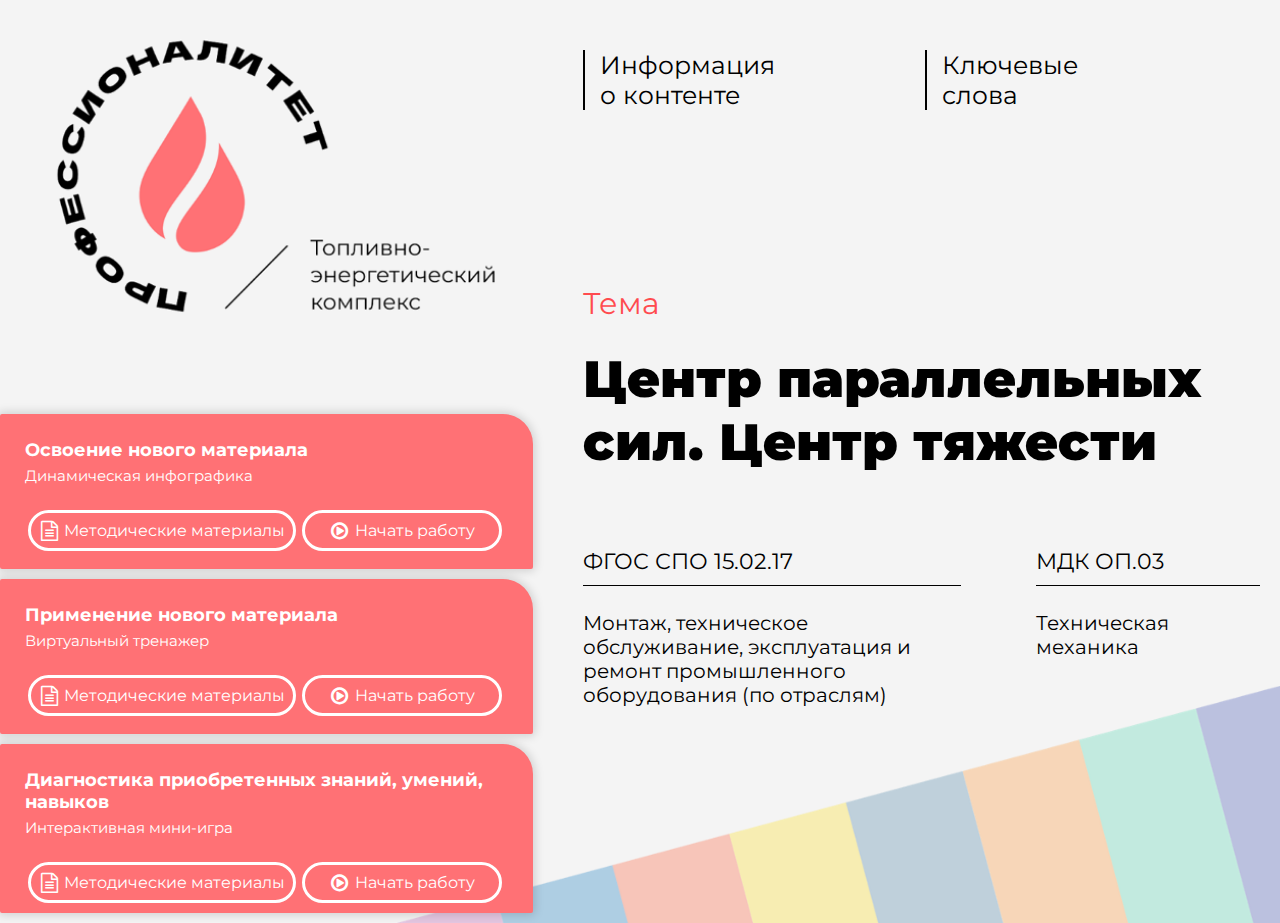
<file: index.html>
<!DOCTYPE html>
<html lang="en">
<head>
    <meta charset="UTF-8">
    <meta name="viewport" content="width=device-width, initial-scale=1.0">
    <script src="./data/data_main_p.js"></script>
    <script src="./scripts/main_page.js" defer></script>
    <title id="title_text_place"> </title>
    <link rel="stylesheet" href="https://cdnjs.cloudflare.com/ajax/libs/font-awesome/4.7.0/css/font-awesome.css" integrity="sha512-5A8nwdMOWrSz20fDsjczgUidUBR8liPYU+WymTZP1lmY9G6Oc7HlZv156XqnsgNUzTyMefFTcsFH/tnJE/+xBg==" crossorigin="anonymous" referrerpolicy="no-referrer" />
    <link rel="stylesheet" href="./styles/style.css">
    <link rel="stylesheet" href="./styles/popup.css">
    <link type="Image/x-icon" href="./content/favicon.ico" rel="icon">
</head>
<body class="main_viewport" id="#style-10">
    <div class="main_container">
        <img src="content/main_logo.png" alt="main_logo" class="main_logo1">
        <div class="left_side">
            <div class="main_logo">
                <img src="content/main_logo.png" alt="main_logo" class="main_logo2">
            </div>
            <div class="buttons_content">
                <div class="lern_new_material">
                    <div class="upper_side">
                        <p class="first_word">Освоение нового материала</p>
                        <p id="card_eom_1" class="second_word">Динамическая инфографика</p>
                        <div class="bottom_side">
                            <div class="btn_metod_mat">
                                <a href="#popup3" class="link_metod_mat"><i class="fa fa-file-text-o" aria-hidden="true"></i>
                                    Методические материалы
                                </a>
                            </div>
                            <div class="btn_metod_mat">
                                <a href="./pages/eom_1_unit/index.html" class="link_metod_mat"><i class="fa fa-play-circle-o" aria-hidden="true"></i>
                                    Начать работу
                                </a>
                            </div>
                        </div>
                    </div>
                </div>
                <div class="practic_new_material">
                    <div class="upper_side">
                        <p class="first_word">Применение нового материала</p>
                        <p class="second_word">Виртуальный тренажер</p>
                        <div class="bottom_side">
                            <div class="btn_metod_mat">
                                <a href="#popup4" class="link_metod_mat"><i class="fa fa-file-text-o" aria-hidden="true"></i>
                                    Методические материалы
                                </a>
                            </div>
                            <div class="btn_metod_mat">
                                <a href="./pages/eom_2_unit/index.html" class="link_metod_mat"><i class="fa fa-play-circle-o" aria-hidden="true"></i>
                                    Начать работу
                                </a>
                            </div>
                        </div>
                    </div>
                </div>
                <div class="test_new_material">
                    <div class="upper_side">
                        <p class="first_word">Диагностика приобретенных знаний, умений, навыков</p>
                        <p id="card_eom_3" class="second_word">Интерактивная мини-игра</p>
                        <div class="bottom_side">
                            <div class="btn_metod_mat">
                                <a href="#popup5" class="link_metod_mat"><i class="fa fa-file-text-o" aria-hidden="true"></i>
                                    Методические материалы
                                </a>
                            </div>
                            <div class="btn_metod_mat">
                                <a id="eom_3_ref" href="./pages/eom_3_unit/index.html" class="link_metod_mat"><i class="fa fa-play-circle-o" aria-hidden="true"></i>
                                    Начать работу
                                </a>
                            </div>
                        </div>
                    </div>
                </div>
            </div>
        </div>
        <div class="right_side">
            <div id="upper_right2" class="upper_right">
                <div class="content_info">
                    <a href="#popup1" class="link_content_info">Информация <br>о контенте</br></a>
                </div>
                <div class="key_word">
                    <a href="#popup2" class="link_key_word">Ключевые <br>слова</br></a>
                </div>
            </div>
            <div class="center_right">
                <p class="theme">Тема</p>
                <p class="main_content_name"> 

                </p>
            </div>
            <div class="bottom_right">
                <div class="fgos_and_mdk">
                    <div>
                        <h5 class="fgos">ФГОС СПО <span id="fgos_number"> </span></h5>
                        <p class="fgos_text" id="fgos_text_place">
                            
                        </p>
                    </div>
                    <div>
                        <h5 class="mdk">МДК <span id="mdk_number"> </span></h5>
                        <p class="mdk_text" id="mdk_text_place">
                            
                        </p>
                    </div>
                </div>
            </div>
        </div>
    </div>
    <div id="popup1" class="popup">
        <div class="popup_body">
            <div class="popup_content">
                <div class="popup_header">
                    <h3>Информация о контенте</h3>
                    <a href="#" class="close_popup"><i class="fa fa-times-circle fa-2xl" aria-hidden="true"></i></a>
                </div>
                <div class="popup_text" id="popup_text_1">
                    <h3 class="popup_content_header">ФГОС СПО</h3>
                    <p class="popup_tex_content"></p>
                    <h3 class="popup_content_header">ПОП Профессионалитета</h3>
                    <p class="popup_tex_content"></p>
                    <h3 class="popup_content_header">Профессиональный модуль</h3>
                    <p class="popup_tex_content"></p>
                    <h3 class="popup_content_header">МДК</h3>
                    <p class="popup_tex_content"></p>
                    <h3 class="popup_content_header">Раздел</h3>
                    <p class="popup_tex_content"></p>
                    <h3 class="popup_content_header">Тема</h3>
                    <p class="popup_tex_content"></p>
                </div>
            </div>
        </div>
    </div>
    <div id="popup2" class="popup">
        <div class="popup_body">
            <div class="popup_content">
                <div class="popup_header">
                    <h3>Ключевые слова</h3>
                    <a href="#" class="close_popup"><i class="fa fa-times-circle fa-2xl" aria-hidden="true"></i></a>
                </div>
                <div class="popup_text" id="popup_text_2">

                </div>
            </div>
        </div>
    </div>
    <div id="popup3" class="popup">
        <div class="popup_body">
            <div class="popup_content">
                <div class="popup_header">
                    <h3> </h3>
                    <a href="#" class="close_popup"><i class="fa fa-times-circle fa-2xl" aria-hidden="true"></i></a>
                </div>
                <div class="popup_text methods" id="popup_text_3">
                </div>
            </div>
        </div>
    </div>
    <div id="popup4" class="popup">
        <div class="popup_body">
            <div class="popup_content">
                <div class="popup_header">
                    <h3> </h3>
                    <a href="#" class="close_popup"><i class="fa fa-times-circle fa-2xl" aria-hidden="true"></i></a>
                </div>
                <div class="popup_text methods" id="popup_text_4">

                </div>
            </div>
        </div>
    </div>
    <div id="popup5" class="popup">
        <div class="popup_body">
            <div class="popup_content">
                <div class="popup_header">
                    <h3> </h3>
                    <a href="#" class="close_popup"><i class="fa fa-times-circle fa-2xl" aria-hidden="true"></i></a>
                </div>
                <div class="popup_text methods" id="popup_text_5">

                </div>
            </div>
        </div>
    </div>
</body>
</html>
</file>
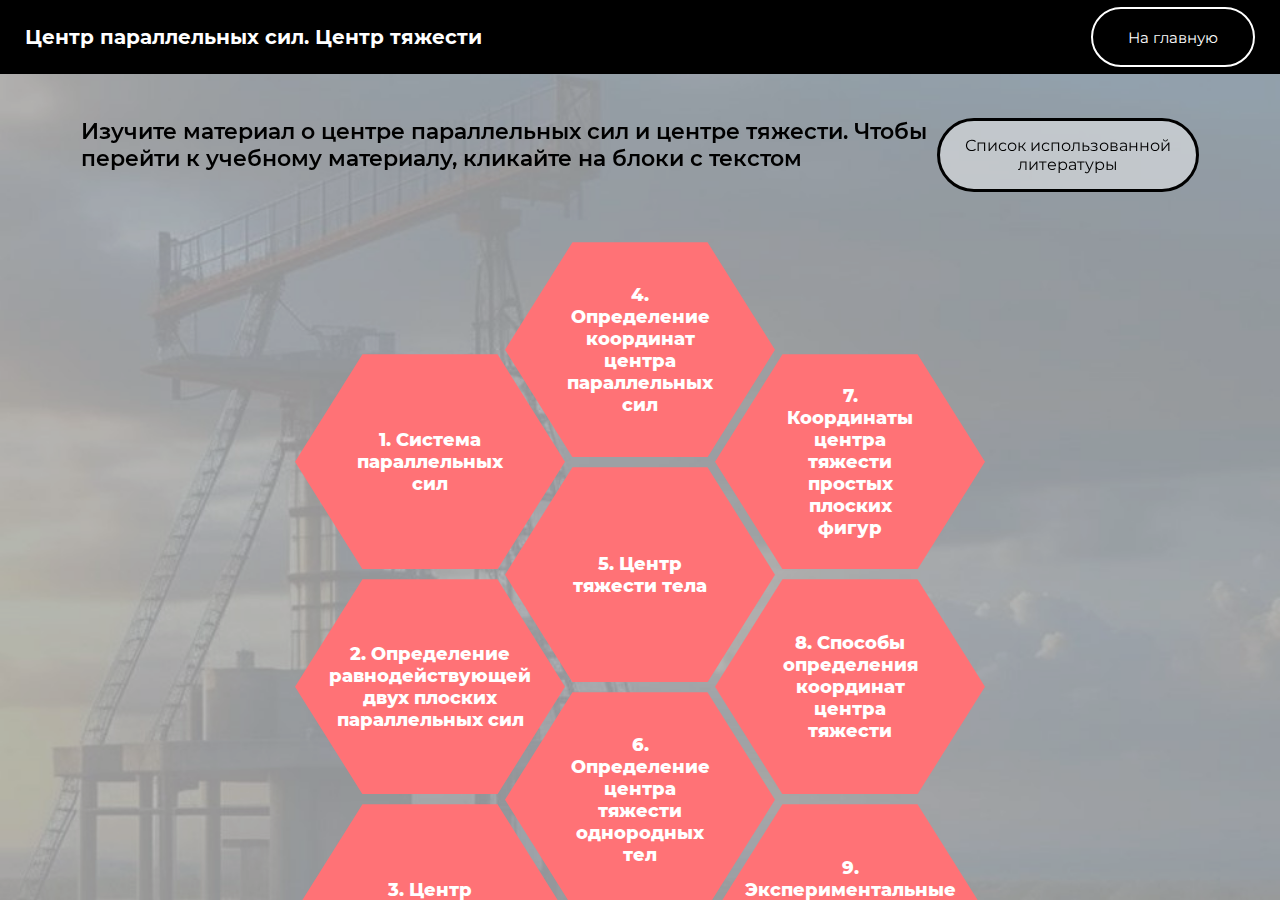
<file: pages/eom_1_unit/index.html>
<!DOCTYPE html>
<html lang="en">
<head id="meta_head">
    <meta charset="UTF-8">
    <meta name="viewport" content="width=device-width, initial-scale=1.0">
    <script src="../../data/data_main_p.js"></script>
    <script src="../../data/data_eom_1.js"></script>
    <script src="./scripts/main.js" defer></script>
    <script src="./scripts/create_pages.js" defer></script>
    <script src="../../scripts/zoom.js" defer></script>
    <script src="../../scripts/katex/katex.js" async></script>
    <script src="../../scripts/katex/render.js" async></script>
    <link rel="stylesheet" href="./styles/main.css">
    <link rel="stylesheet" href="../../styles/fonts/stylesheet.css">
    <link rel="stylesheet" href="./styles/custom_pages.css">
    <title id="title_of_eom_1">Test</title>
    <link type="Image/x-icon" href="../../content/favicon.ico" rel="icon">
    <link rel="stylesheet" href="../../scripts/katex/katex.css">
    <link rel="stylesheet" href="../../scripts/katex/katex.min.css">
</head>
<body id="main_window_eom_one">
    <header id="header" class="black_title">
        <h1 id="header_text">Заголовок</h1>
        <button id="backward_button">На главную</button>
    </header>
    <div class="content-wrapper" id="contentWrapper">
        <div id="content"></div>
    </div>
</body>
</html>
</file>
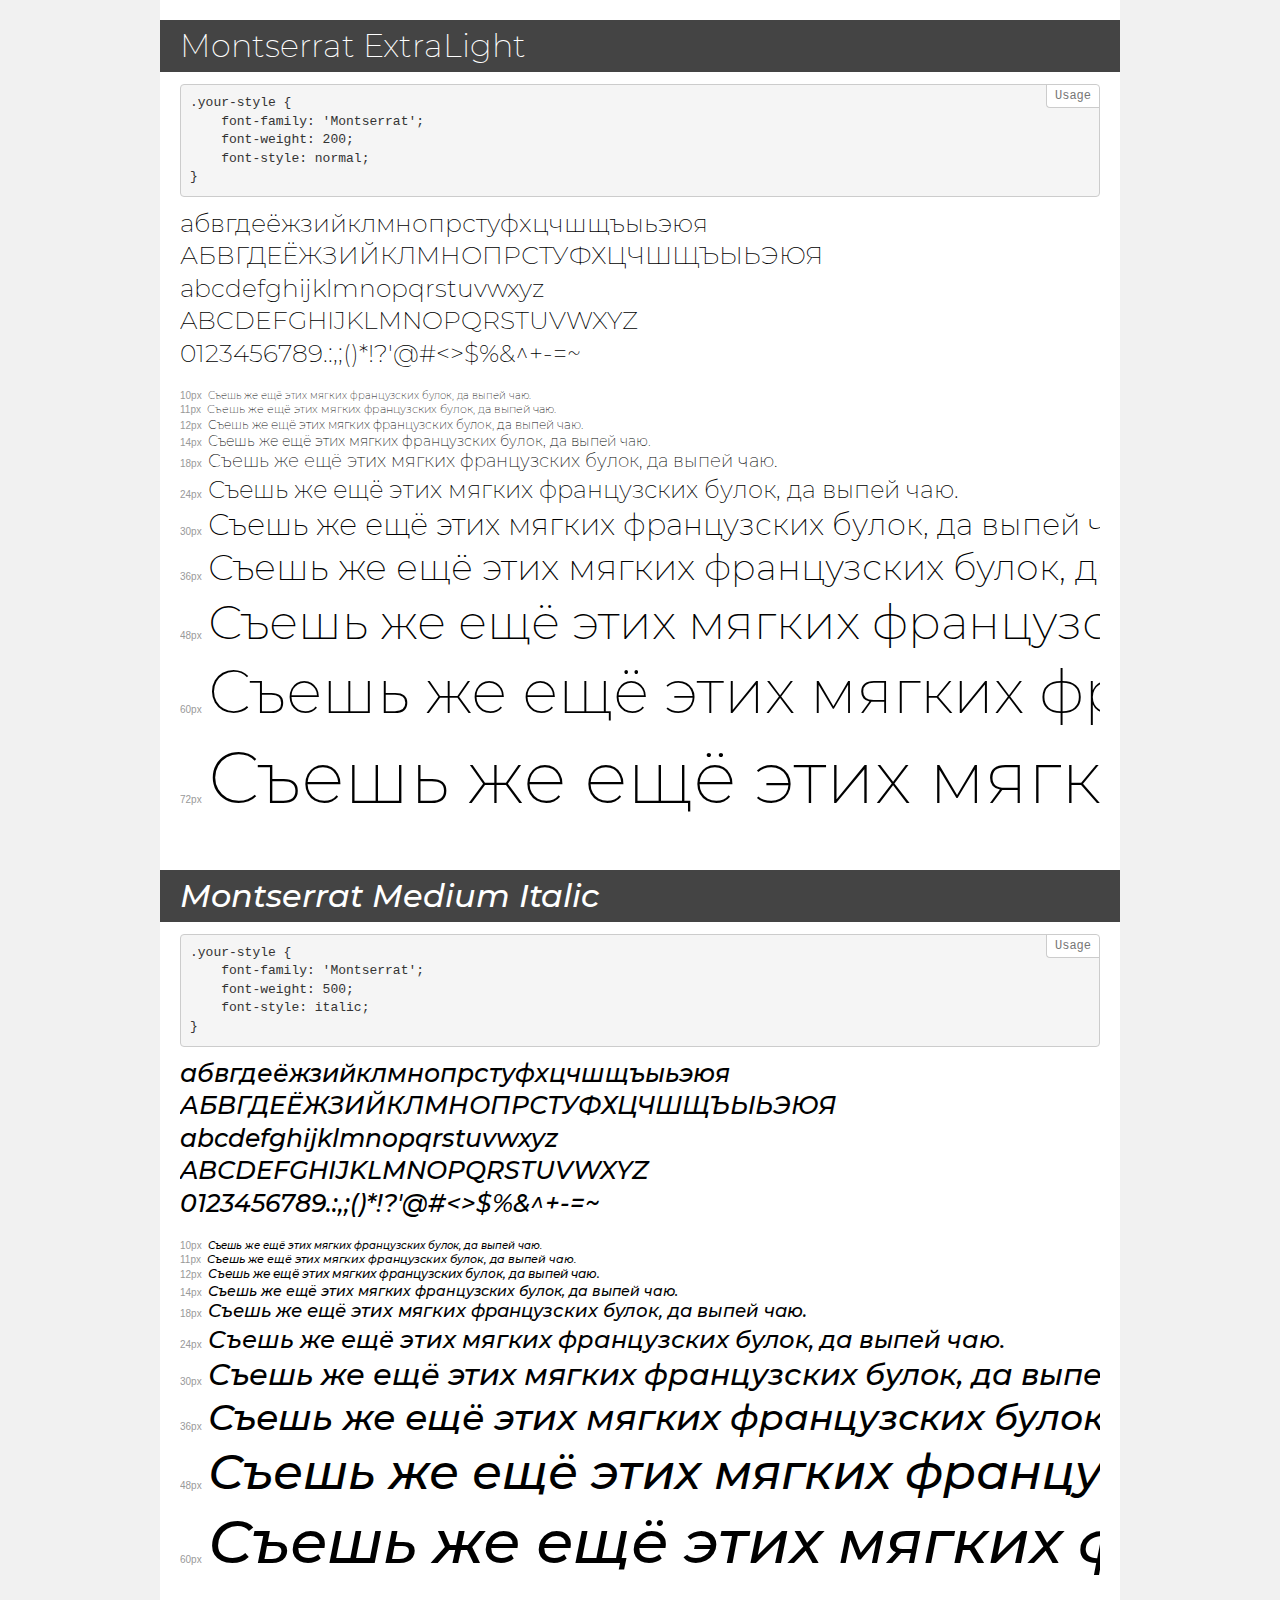
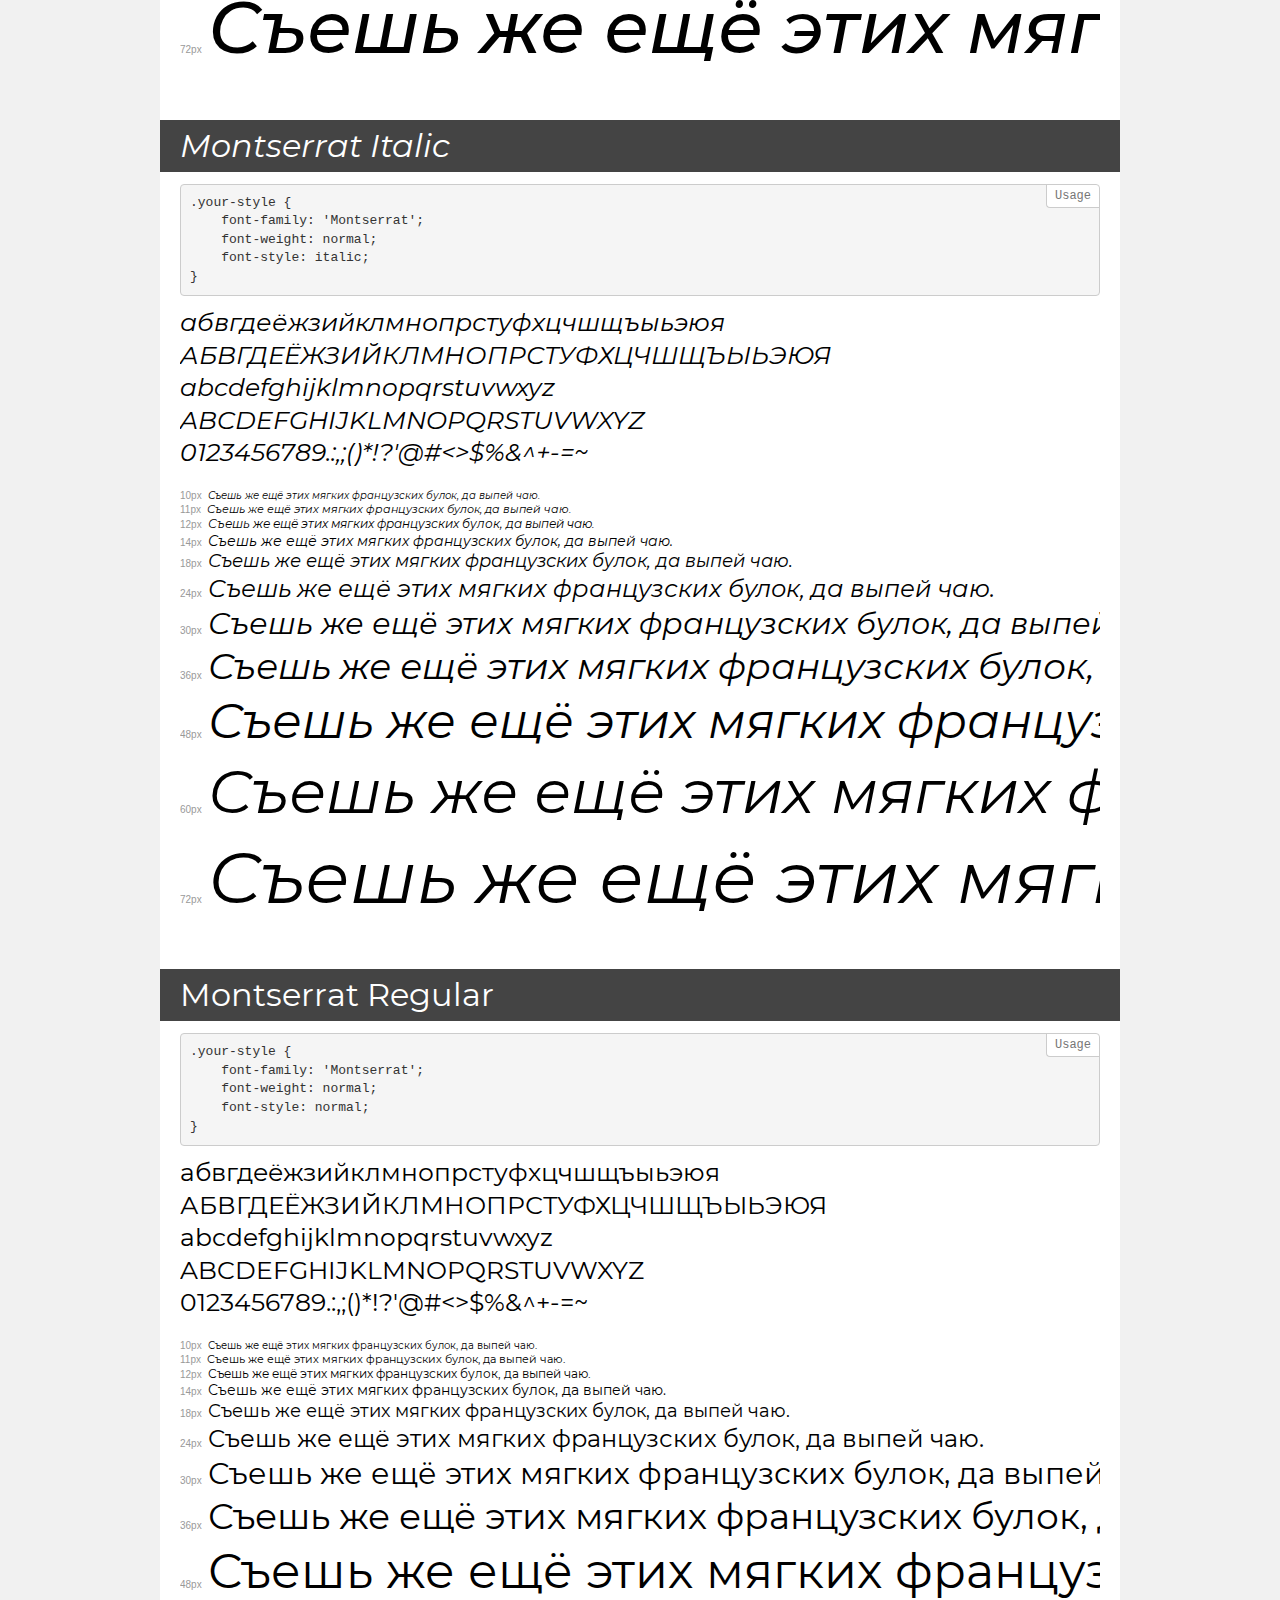
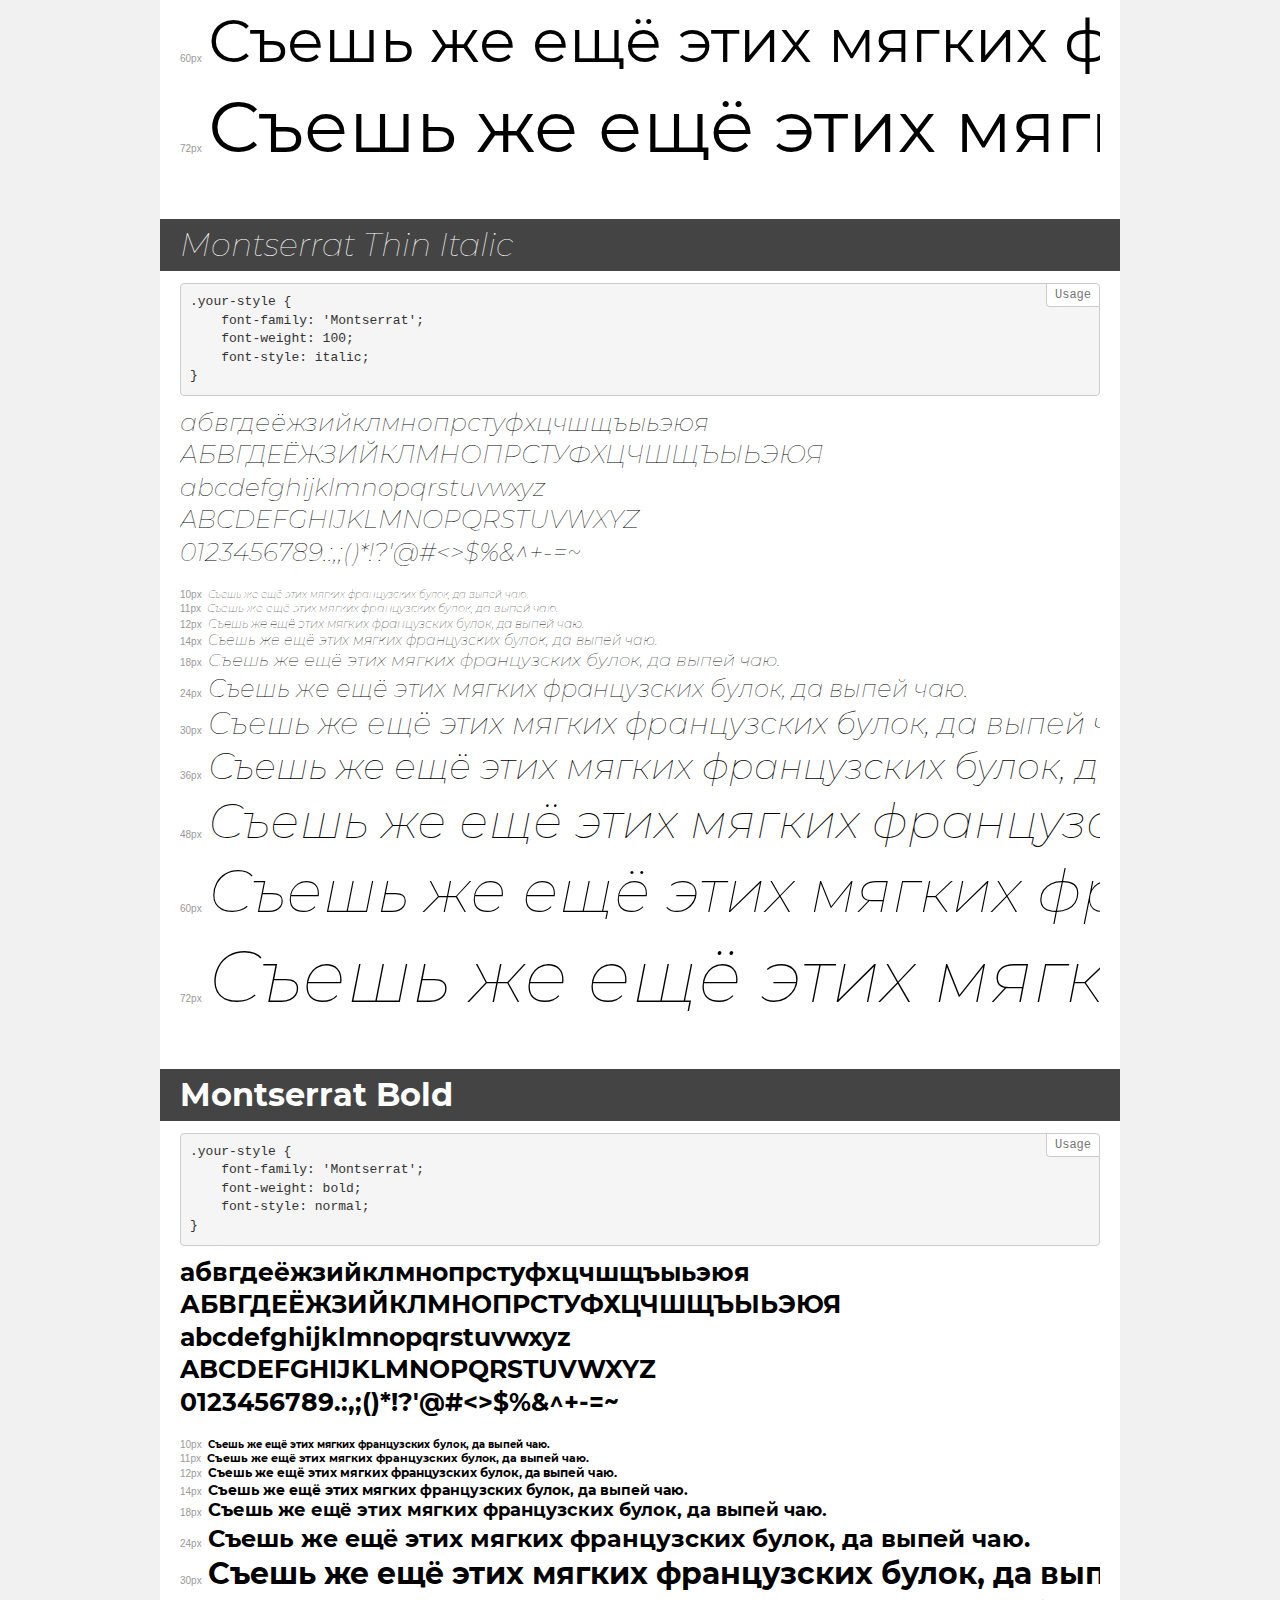
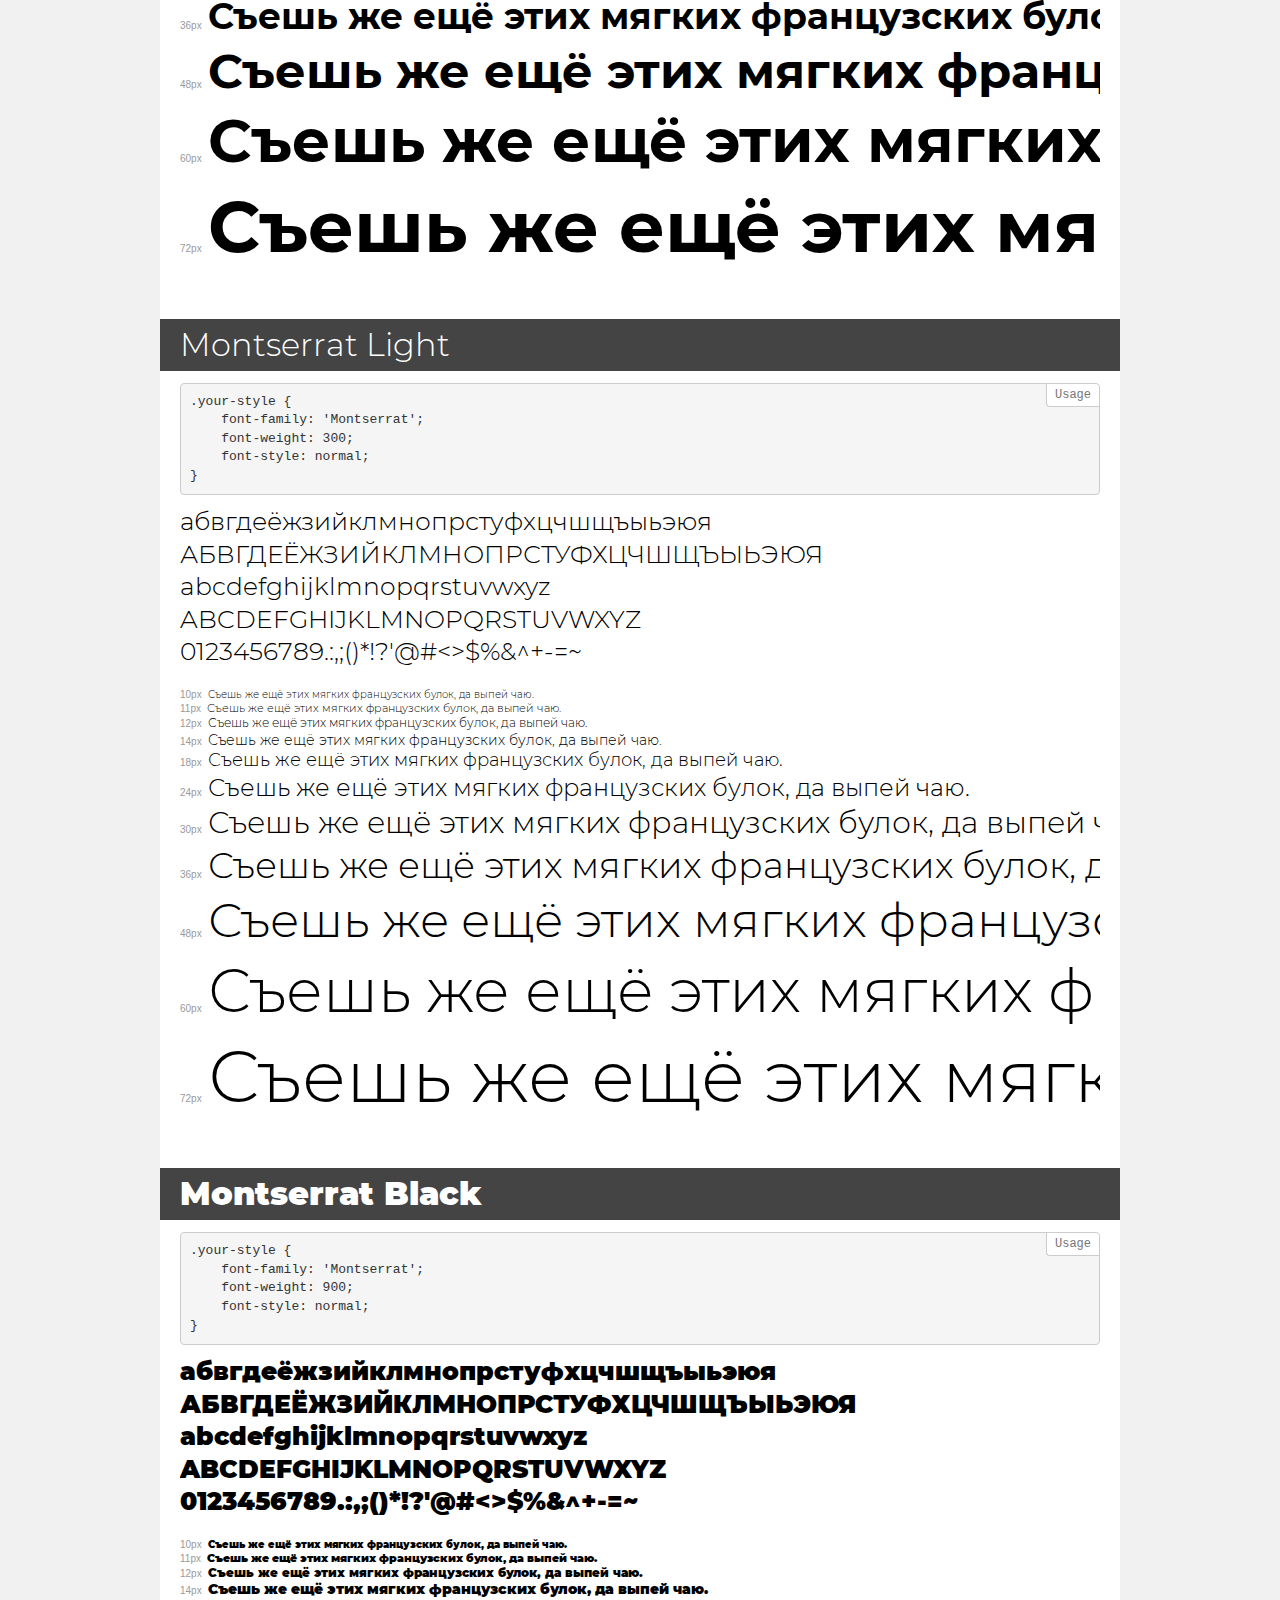
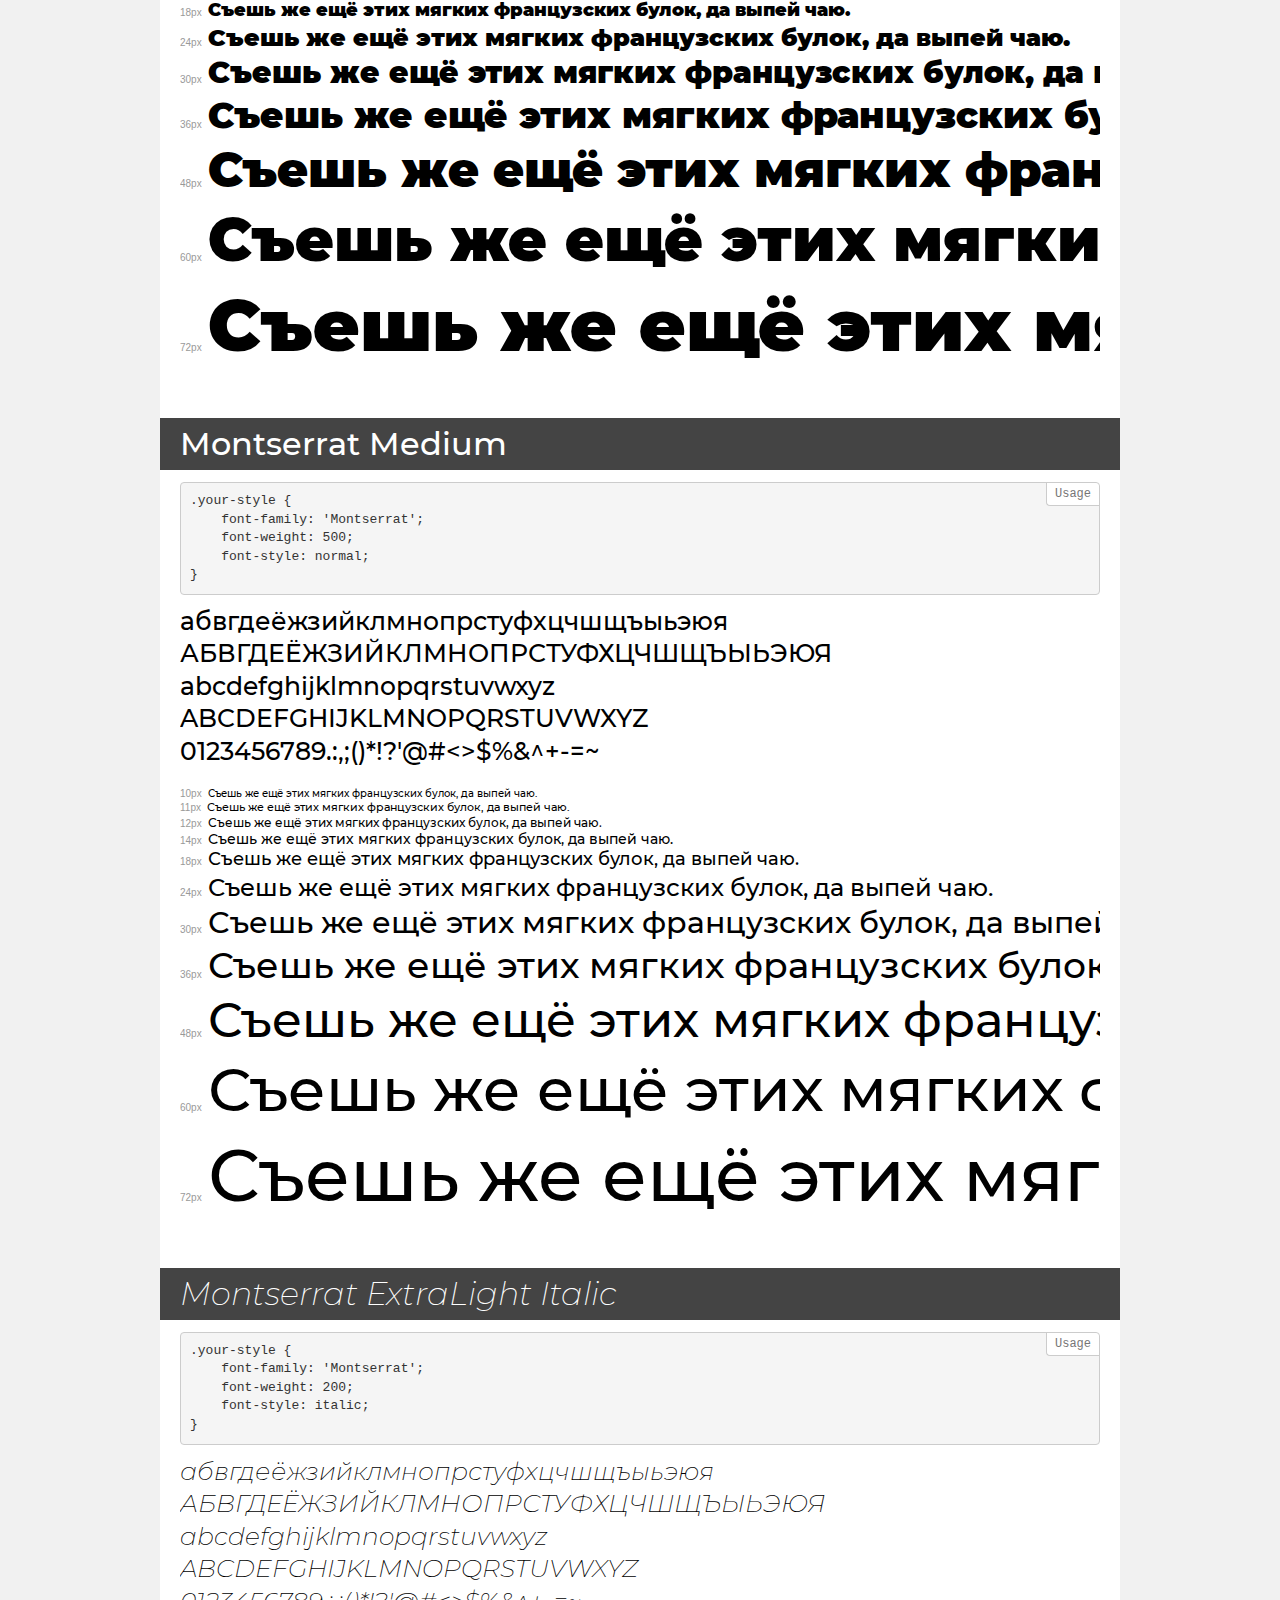
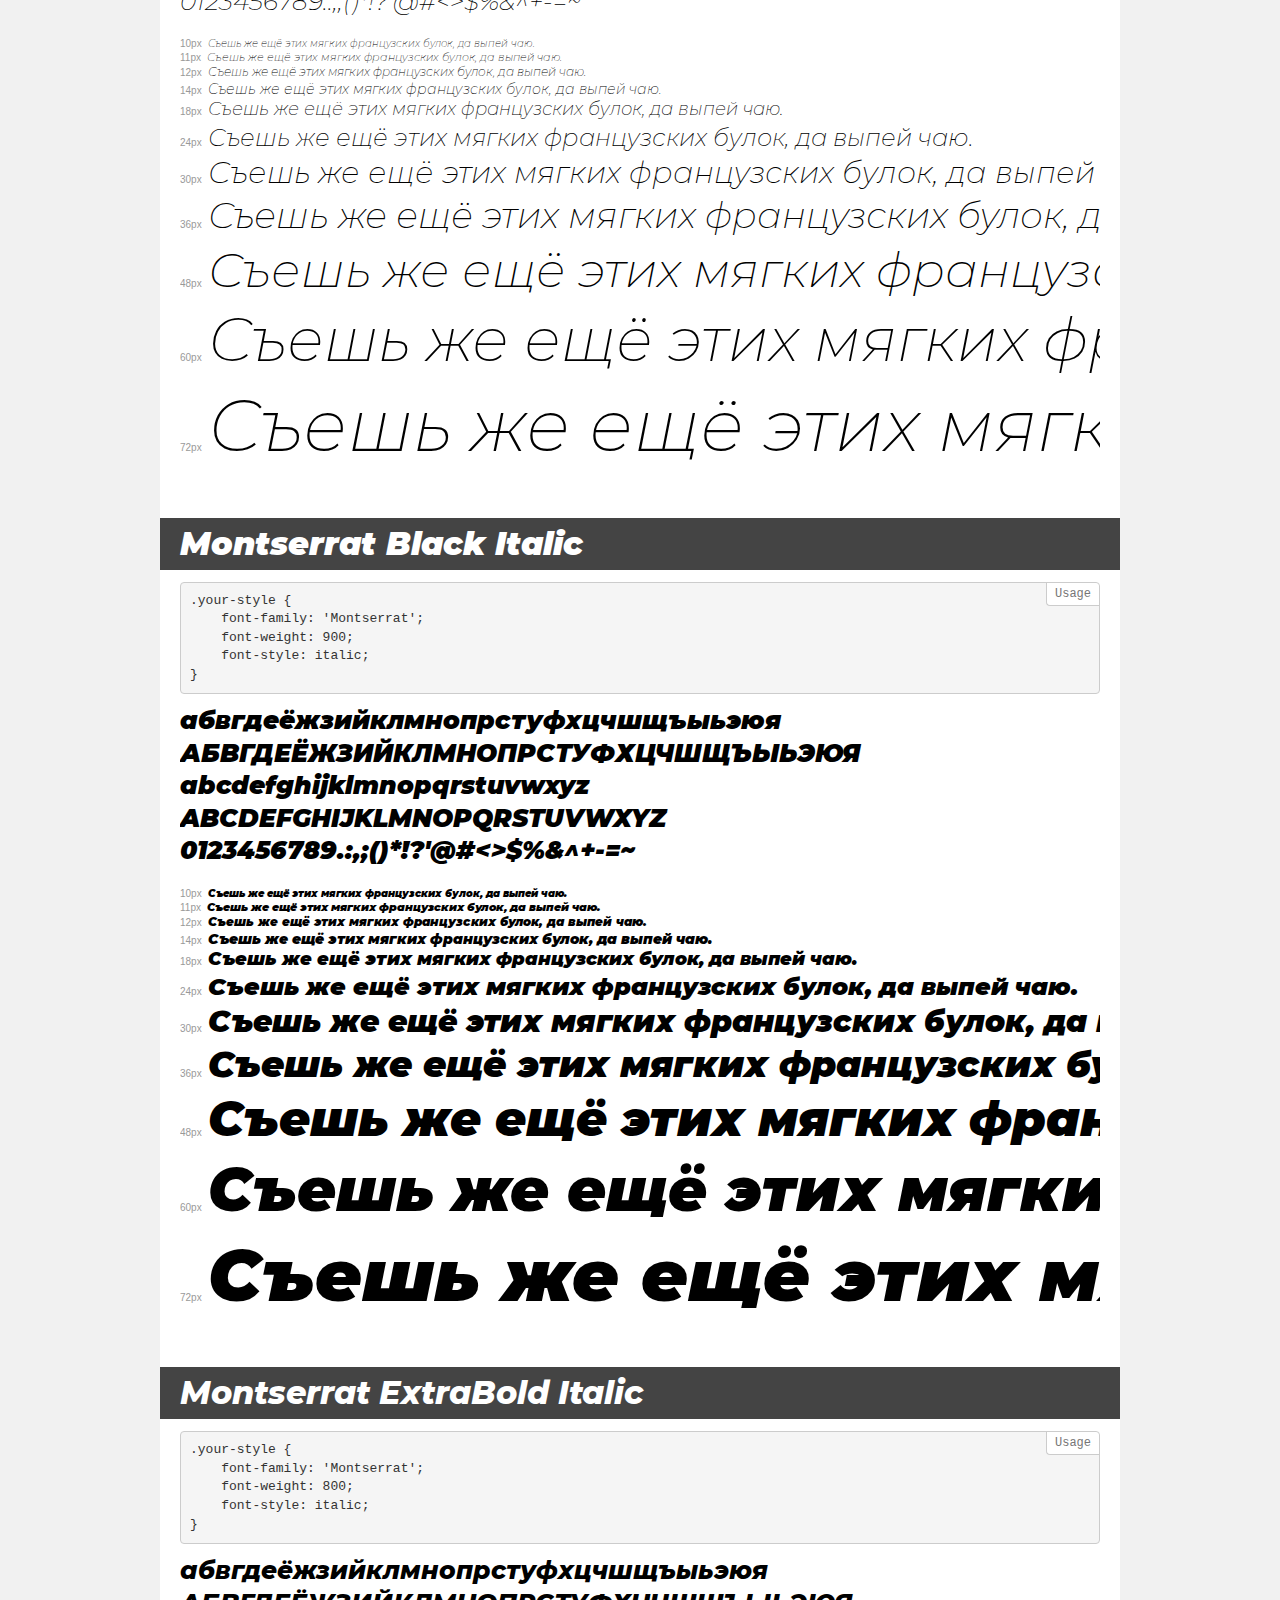
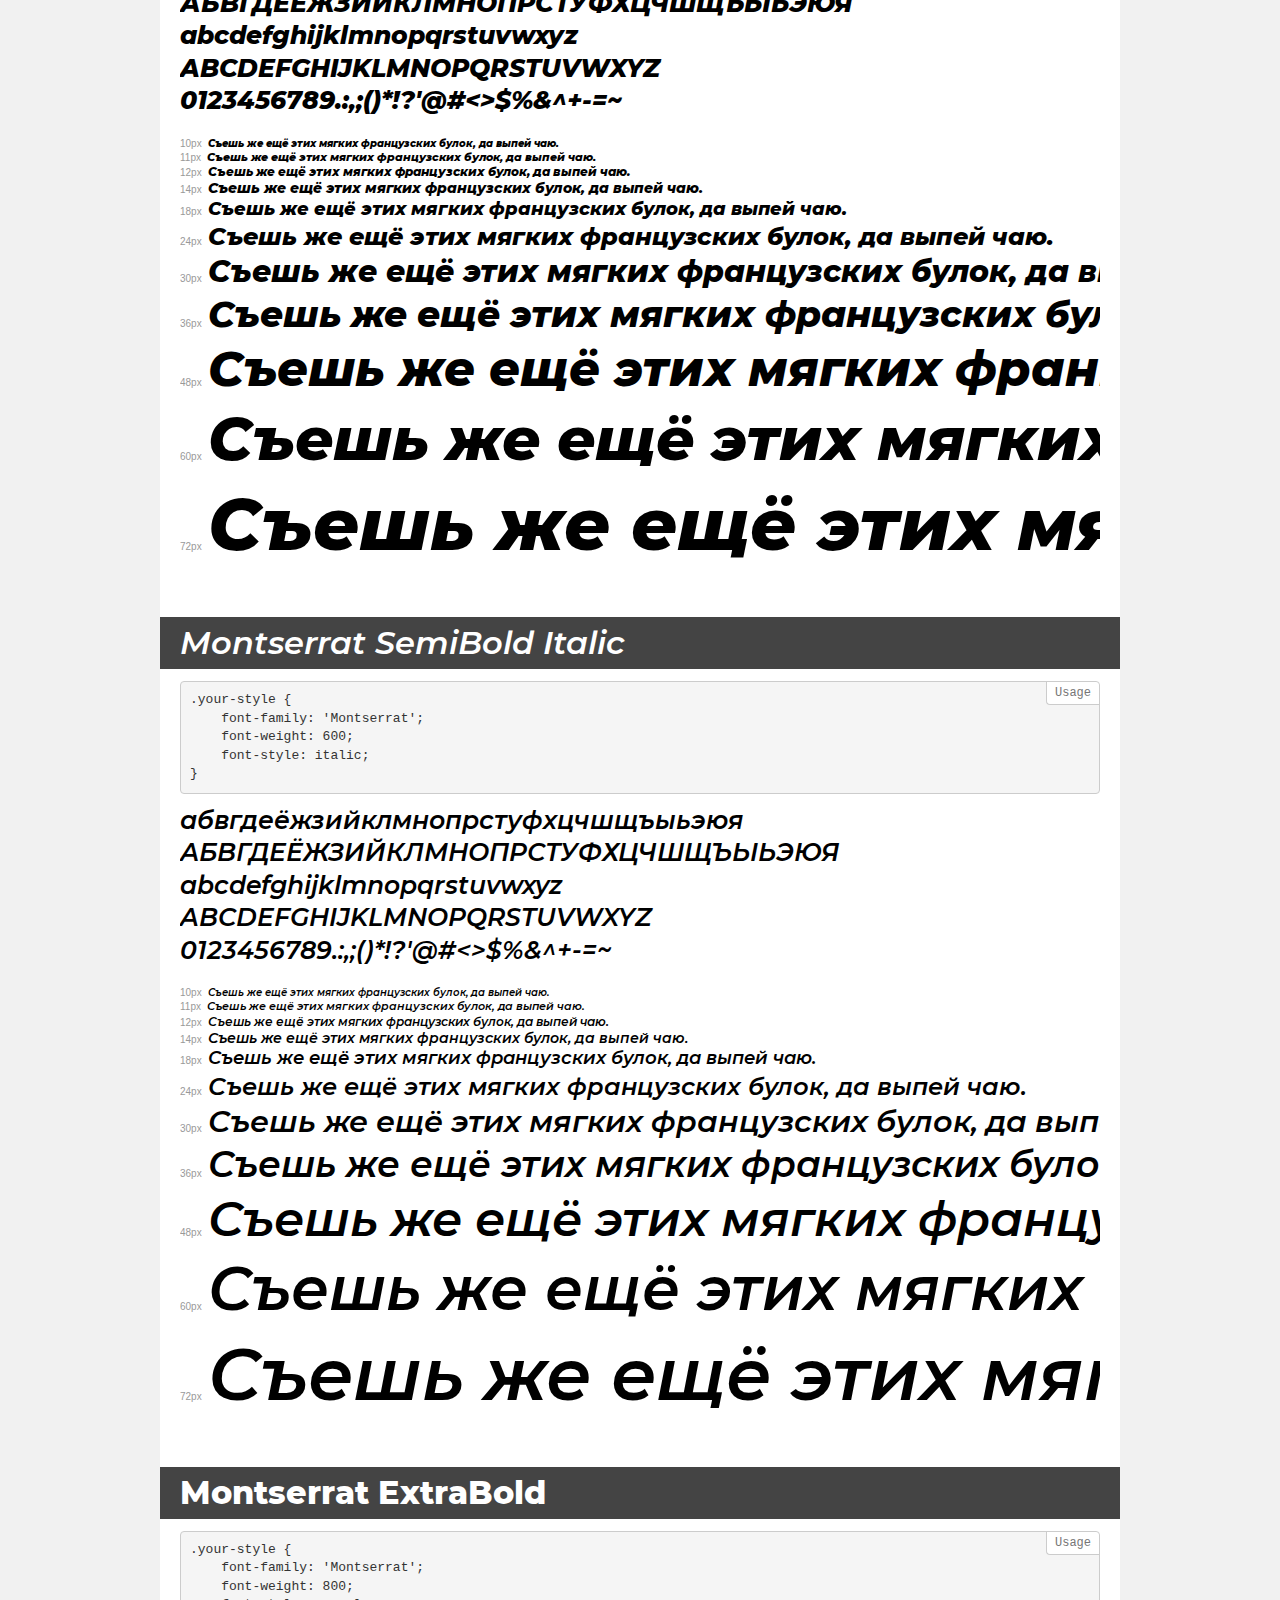
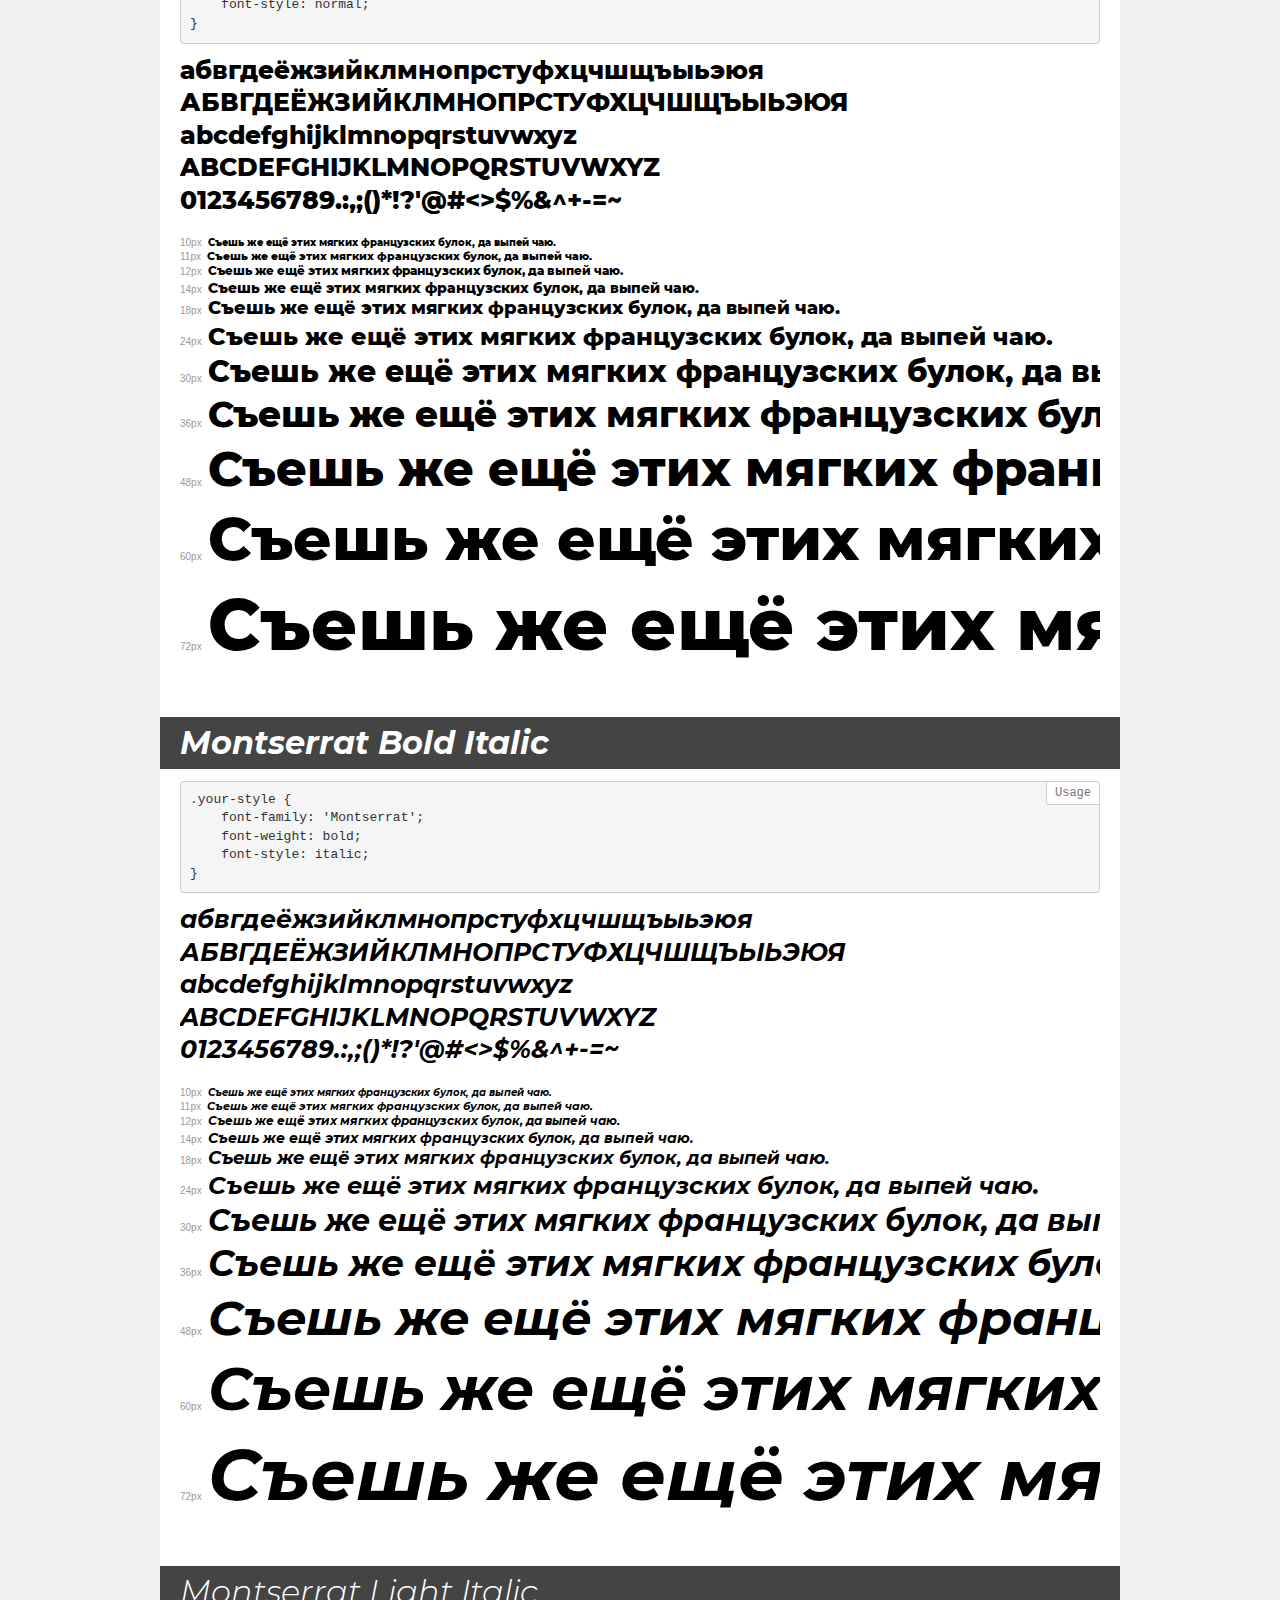
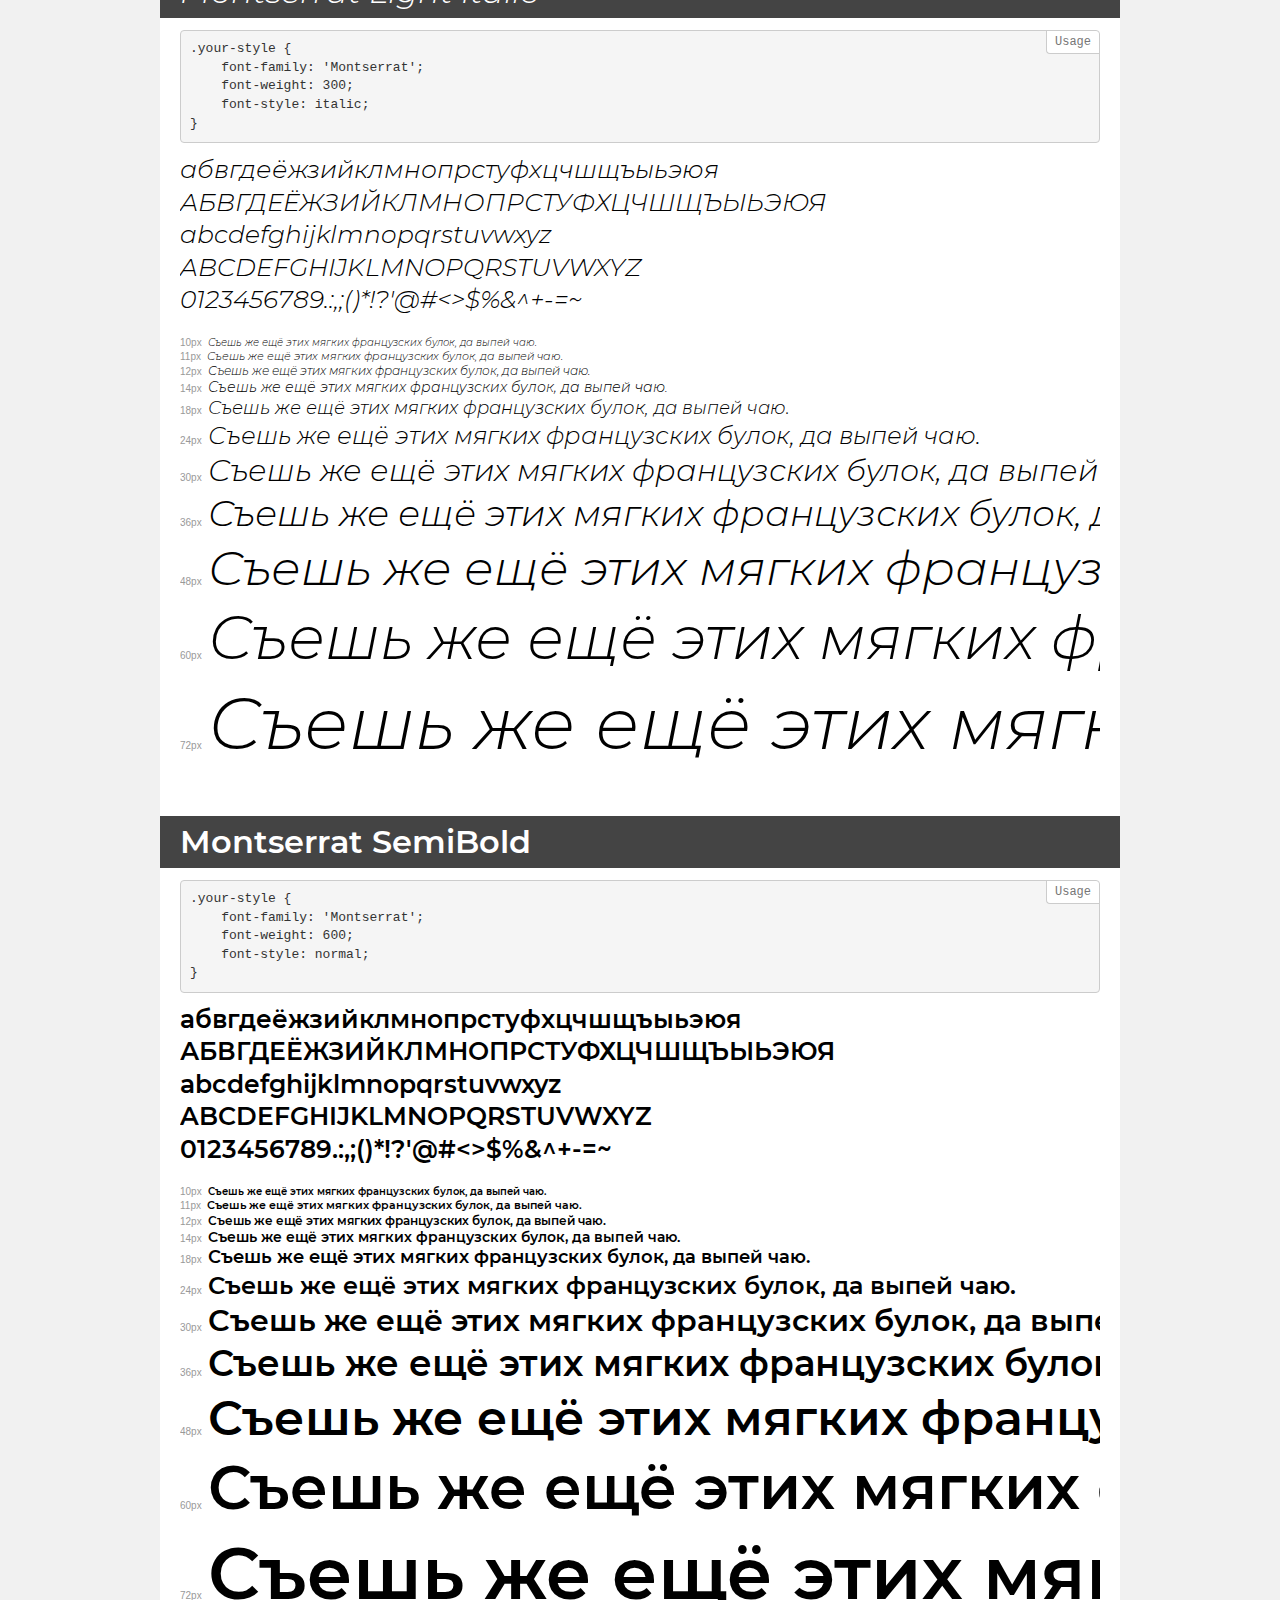
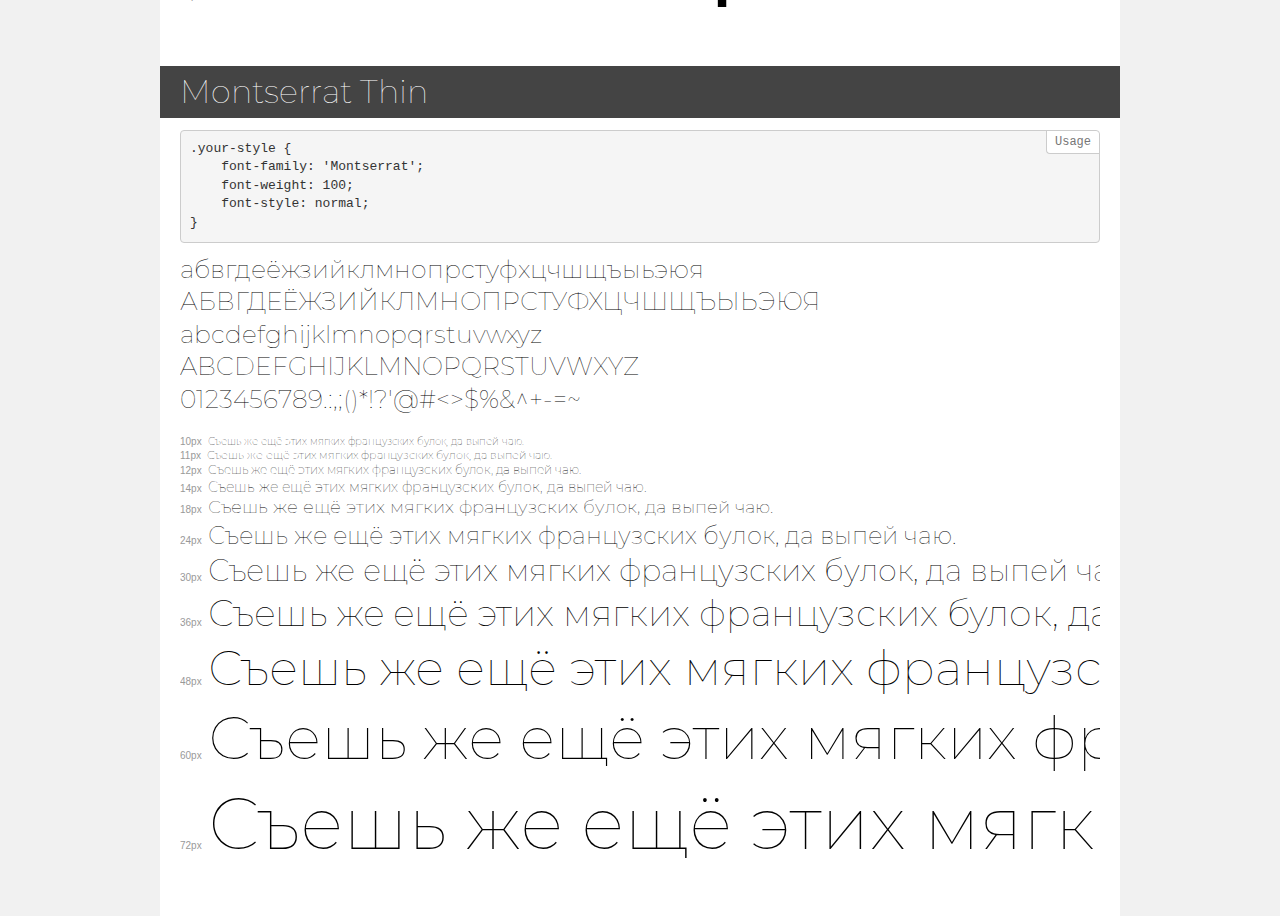
<file: styles/fonts/demo.html>
<!DOCTYPE html>
<html>
<head>
    <meta charset="utf-8">
    <meta http-equiv="X-UA-Compatible" content="IE=edge">
    <meta name="viewport" content="width=device-width, initial-scale=1">
    <meta name="robots" content="noindex, noarchive">
    <meta name="format-detection" content="telephone=no">
    <title>Transfonter demo</title>
    <link href="stylesheet.css" rel="stylesheet">
    <style>
        /*
        http://meyerweb.com/eric/tools/css/reset/
        v2.0 | 20110126
        License: none (public domain)
        */
        html, body, div, span, applet, object, iframe,
        h1, h2, h3, h4, h5, h6, p, blockquote, pre,
        a, abbr, acronym, address, big, cite, code,
        del, dfn, em, img, ins, kbd, q, s, samp,
        small, strike, strong, sub, sup, tt, var,
        b, u, i, center,
        dl, dt, dd, ol, ul, li,
        fieldset, form, label, legend,
        table, caption, tbody, tfoot, thead, tr, th, td,
        article, aside, canvas, details, embed,
        figure, figcaption, footer, header, hgroup,
        menu, nav, output, ruby, section, summary,
        time, mark, audio, video {
            margin: 0;
            padding: 0;
            border: 0;
            font-size: 100%;
            font: inherit;
            vertical-align: baseline;
        }
        /* HTML5 display-role reset for older browsers */
        article, aside, details, figcaption, figure,
        footer, header, hgroup, menu, nav, section {
            display: block;
        }
        body {
            line-height: 1;
        }
        ol, ul {
            list-style: none;
        }
        blockquote, q {
            quotes: none;
        }
        blockquote:before, blockquote:after,
        q:before, q:after {
            content: '';
            content: none;
        }
        table {
            border-collapse: collapse;
            border-spacing: 0;
        }
        /* common styles */
        body {
            background: #f1f1f1;
            color: #000;
        }
        .page {
            background: #fff;
            width: 920px;
            margin: 0 auto;
            padding: 20px 20px 0 20px;
            overflow: hidden;
        }
        .font-container {
            overflow-x: auto;
            overflow-y: hidden;
            margin-bottom: 40px;
            line-height: 1.3;
            white-space: nowrap;
            padding-bottom: 5px;
        }
        h1 {
            position: relative;
            background: #444;
            font-size: 32px;
            color: #fff;
            padding: 10px 20px;
            margin: 0 -20px 12px -20px;
        }
        .letters {
            font-size: 25px;
            margin-bottom: 20px;
        }
        .s10:before {
            content: '10px';
        }
        .s11:before {
            content: '11px';
        }
        .s12:before {
            content: '12px';
        }
        .s14:before {
            content: '14px';
        }
        .s18:before {
            content: '18px';
        }
        .s24:before {
            content: '24px';
        }
        .s30:before {
            content: '30px';
        }
        .s36:before {
            content: '36px';
        }
        .s48:before {
            content: '48px';
        }
        .s60:before {
            content: '60px';
        }
        .s72:before {
            content: '72px';
        }
        .s10:before, .s11:before, .s12:before, .s14:before,
        .s18:before, .s24:before, .s30:before, .s36:before,
        .s48:before, .s60:before, .s72:before {
            font-family: Arial, sans-serif;
            font-size: 10px;
            font-weight: normal;
            font-style: normal;
            color: #999;
            padding-right: 6px;
        }
        pre {
            display: block;
            position: relative;
            padding: 9px;
            margin: 0 0 10px;
            font-family: Monaco, Menlo, Consolas, "Courier New", monospace !important;
            font-size: 13px;
            line-height: 1.428571429;
            color: #333;
            font-weight: normal !important;
            font-style: normal !important;
            background-color: #f5f5f5;
            border: 1px solid #ccc;
            overflow-x: auto;
            border-radius: 4px;
        }
        pre:after {
            display: block;
            position: absolute;
            right: 0;
            top: 0;
            content: 'Usage';
            line-height: 1;
            padding: 5px 8px;
            font-size: 12px;
            color: #767676;
            background-color: #fff;
            border: 1px solid #ccc;
            border-right: none;
            border-top: none;
            border-radius: 0 4px 0 4px;
            z-index: 10;
        }
        /* responsive */
        @media (max-width: 959px) {
            .page {
                width: auto;
                margin: 0;
            }
        }
    </style>
</head>
<body>
<div class="page">
    <div class="demo" style="font-family: 'Montserrat'; font-weight: 200; font-style: normal;">
        <h1>Montserrat ExtraLight</h1>
        <pre>.your-style {
    font-family: 'Montserrat';
    font-weight: 200;
    font-style: normal;
}</pre>
        <div class="font-container">
            <p class="letters">
                абвгдеёжзийклмнопрстуфхцчшщъыьэюя<br>
АБВГДЕЁЖЗИЙКЛМНОПРСТУФХЦЧШЩЪЫЬЭЮЯ<br>
abcdefghijklmnopqrstuvwxyz<br>
ABCDEFGHIJKLMNOPQRSTUVWXYZ<br>
                0123456789.:,;()*!?'@#<>$%&^+-=~
            </p>
            <p class="s10" style="font-size: 10px;">Съешь же ещё этих мягких французских булок, да выпей чаю.</p>
            <p class="s11" style="font-size: 11px;">Съешь же ещё этих мягких французских булок, да выпей чаю.</p>
            <p class="s12" style="font-size: 12px;">Съешь же ещё этих мягких французских булок, да выпей чаю.</p>
            <p class="s14" style="font-size: 14px;">Съешь же ещё этих мягких французских булок, да выпей чаю.</p>
            <p class="s18" style="font-size: 18px;">Съешь же ещё этих мягких французских булок, да выпей чаю.</p>
            <p class="s24" style="font-size: 24px;">Съешь же ещё этих мягких французских булок, да выпей чаю.</p>
            <p class="s30" style="font-size: 30px;">Съешь же ещё этих мягких французских булок, да выпей чаю.</p>
            <p class="s36" style="font-size: 36px;">Съешь же ещё этих мягких французских булок, да выпей чаю.</p>
            <p class="s48" style="font-size: 48px;">Съешь же ещё этих мягких французских булок, да выпей чаю.</p>
            <p class="s60" style="font-size: 60px;">Съешь же ещё этих мягких французских булок, да выпей чаю.</p>
            <p class="s72" style="font-size: 72px;">Съешь же ещё этих мягких французских булок, да выпей чаю.</p>
        </div>
    </div>
    <div class="demo" style="font-family: 'Montserrat'; font-weight: 500; font-style: italic;">
        <h1>Montserrat Medium Italic</h1>
        <pre>.your-style {
    font-family: 'Montserrat';
    font-weight: 500;
    font-style: italic;
}</pre>
        <div class="font-container">
            <p class="letters">
                абвгдеёжзийклмнопрстуфхцчшщъыьэюя<br>
АБВГДЕЁЖЗИЙКЛМНОПРСТУФХЦЧШЩЪЫЬЭЮЯ<br>
abcdefghijklmnopqrstuvwxyz<br>
ABCDEFGHIJKLMNOPQRSTUVWXYZ<br>
                0123456789.:,;()*!?'@#<>$%&^+-=~
            </p>
            <p class="s10" style="font-size: 10px;">Съешь же ещё этих мягких французских булок, да выпей чаю.</p>
            <p class="s11" style="font-size: 11px;">Съешь же ещё этих мягких французских булок, да выпей чаю.</p>
            <p class="s12" style="font-size: 12px;">Съешь же ещё этих мягких французских булок, да выпей чаю.</p>
            <p class="s14" style="font-size: 14px;">Съешь же ещё этих мягких французских булок, да выпей чаю.</p>
            <p class="s18" style="font-size: 18px;">Съешь же ещё этих мягких французских булок, да выпей чаю.</p>
            <p class="s24" style="font-size: 24px;">Съешь же ещё этих мягких французских булок, да выпей чаю.</p>
            <p class="s30" style="font-size: 30px;">Съешь же ещё этих мягких французских булок, да выпей чаю.</p>
            <p class="s36" style="font-size: 36px;">Съешь же ещё этих мягких французских булок, да выпей чаю.</p>
            <p class="s48" style="font-size: 48px;">Съешь же ещё этих мягких французских булок, да выпей чаю.</p>
            <p class="s60" style="font-size: 60px;">Съешь же ещё этих мягких французских булок, да выпей чаю.</p>
            <p class="s72" style="font-size: 72px;">Съешь же ещё этих мягких французских булок, да выпей чаю.</p>
        </div>
    </div>
    <div class="demo" style="font-family: 'Montserrat'; font-weight: normal; font-style: italic;">
        <h1>Montserrat Italic</h1>
        <pre>.your-style {
    font-family: 'Montserrat';
    font-weight: normal;
    font-style: italic;
}</pre>
        <div class="font-container">
            <p class="letters">
                абвгдеёжзийклмнопрстуфхцчшщъыьэюя<br>
АБВГДЕЁЖЗИЙКЛМНОПРСТУФХЦЧШЩЪЫЬЭЮЯ<br>
abcdefghijklmnopqrstuvwxyz<br>
ABCDEFGHIJKLMNOPQRSTUVWXYZ<br>
                0123456789.:,;()*!?'@#<>$%&^+-=~
            </p>
            <p class="s10" style="font-size: 10px;">Съешь же ещё этих мягких французских булок, да выпей чаю.</p>
            <p class="s11" style="font-size: 11px;">Съешь же ещё этих мягких французских булок, да выпей чаю.</p>
            <p class="s12" style="font-size: 12px;">Съешь же ещё этих мягких французских булок, да выпей чаю.</p>
            <p class="s14" style="font-size: 14px;">Съешь же ещё этих мягких французских булок, да выпей чаю.</p>
            <p class="s18" style="font-size: 18px;">Съешь же ещё этих мягких французских булок, да выпей чаю.</p>
            <p class="s24" style="font-size: 24px;">Съешь же ещё этих мягких французских булок, да выпей чаю.</p>
            <p class="s30" style="font-size: 30px;">Съешь же ещё этих мягких французских булок, да выпей чаю.</p>
            <p class="s36" style="font-size: 36px;">Съешь же ещё этих мягких французских булок, да выпей чаю.</p>
            <p class="s48" style="font-size: 48px;">Съешь же ещё этих мягких французских булок, да выпей чаю.</p>
            <p class="s60" style="font-size: 60px;">Съешь же ещё этих мягких французских булок, да выпей чаю.</p>
            <p class="s72" style="font-size: 72px;">Съешь же ещё этих мягких французских булок, да выпей чаю.</p>
        </div>
    </div>
    <div class="demo" style="font-family: 'Montserrat'; font-weight: normal; font-style: normal;">
        <h1>Montserrat Regular</h1>
        <pre>.your-style {
    font-family: 'Montserrat';
    font-weight: normal;
    font-style: normal;
}</pre>
        <div class="font-container">
            <p class="letters">
                абвгдеёжзийклмнопрстуфхцчшщъыьэюя<br>
АБВГДЕЁЖЗИЙКЛМНОПРСТУФХЦЧШЩЪЫЬЭЮЯ<br>
abcdefghijklmnopqrstuvwxyz<br>
ABCDEFGHIJKLMNOPQRSTUVWXYZ<br>
                0123456789.:,;()*!?'@#<>$%&^+-=~
            </p>
            <p class="s10" style="font-size: 10px;">Съешь же ещё этих мягких французских булок, да выпей чаю.</p>
            <p class="s11" style="font-size: 11px;">Съешь же ещё этих мягких французских булок, да выпей чаю.</p>
            <p class="s12" style="font-size: 12px;">Съешь же ещё этих мягких французских булок, да выпей чаю.</p>
            <p class="s14" style="font-size: 14px;">Съешь же ещё этих мягких французских булок, да выпей чаю.</p>
            <p class="s18" style="font-size: 18px;">Съешь же ещё этих мягких французских булок, да выпей чаю.</p>
            <p class="s24" style="font-size: 24px;">Съешь же ещё этих мягких французских булок, да выпей чаю.</p>
            <p class="s30" style="font-size: 30px;">Съешь же ещё этих мягких французских булок, да выпей чаю.</p>
            <p class="s36" style="font-size: 36px;">Съешь же ещё этих мягких французских булок, да выпей чаю.</p>
            <p class="s48" style="font-size: 48px;">Съешь же ещё этих мягких французских булок, да выпей чаю.</p>
            <p class="s60" style="font-size: 60px;">Съешь же ещё этих мягких французских булок, да выпей чаю.</p>
            <p class="s72" style="font-size: 72px;">Съешь же ещё этих мягких французских булок, да выпей чаю.</p>
        </div>
    </div>
    <div class="demo" style="font-family: 'Montserrat'; font-weight: 100; font-style: italic;">
        <h1>Montserrat Thin Italic</h1>
        <pre>.your-style {
    font-family: 'Montserrat';
    font-weight: 100;
    font-style: italic;
}</pre>
        <div class="font-container">
            <p class="letters">
                абвгдеёжзийклмнопрстуфхцчшщъыьэюя<br>
АБВГДЕЁЖЗИЙКЛМНОПРСТУФХЦЧШЩЪЫЬЭЮЯ<br>
abcdefghijklmnopqrstuvwxyz<br>
ABCDEFGHIJKLMNOPQRSTUVWXYZ<br>
                0123456789.:,;()*!?'@#<>$%&^+-=~
            </p>
            <p class="s10" style="font-size: 10px;">Съешь же ещё этих мягких французских булок, да выпей чаю.</p>
            <p class="s11" style="font-size: 11px;">Съешь же ещё этих мягких французских булок, да выпей чаю.</p>
            <p class="s12" style="font-size: 12px;">Съешь же ещё этих мягких французских булок, да выпей чаю.</p>
            <p class="s14" style="font-size: 14px;">Съешь же ещё этих мягких французских булок, да выпей чаю.</p>
            <p class="s18" style="font-size: 18px;">Съешь же ещё этих мягких французских булок, да выпей чаю.</p>
            <p class="s24" style="font-size: 24px;">Съешь же ещё этих мягких французских булок, да выпей чаю.</p>
            <p class="s30" style="font-size: 30px;">Съешь же ещё этих мягких французских булок, да выпей чаю.</p>
            <p class="s36" style="font-size: 36px;">Съешь же ещё этих мягких французских булок, да выпей чаю.</p>
            <p class="s48" style="font-size: 48px;">Съешь же ещё этих мягких французских булок, да выпей чаю.</p>
            <p class="s60" style="font-size: 60px;">Съешь же ещё этих мягких французских булок, да выпей чаю.</p>
            <p class="s72" style="font-size: 72px;">Съешь же ещё этих мягких французских булок, да выпей чаю.</p>
        </div>
    </div>
    <div class="demo" style="font-family: 'Montserrat'; font-weight: bold; font-style: normal;">
        <h1>Montserrat Bold</h1>
        <pre>.your-style {
    font-family: 'Montserrat';
    font-weight: bold;
    font-style: normal;
}</pre>
        <div class="font-container">
            <p class="letters">
                абвгдеёжзийклмнопрстуфхцчшщъыьэюя<br>
АБВГДЕЁЖЗИЙКЛМНОПРСТУФХЦЧШЩЪЫЬЭЮЯ<br>
abcdefghijklmnopqrstuvwxyz<br>
ABCDEFGHIJKLMNOPQRSTUVWXYZ<br>
                0123456789.:,;()*!?'@#<>$%&^+-=~
            </p>
            <p class="s10" style="font-size: 10px;">Съешь же ещё этих мягких французских булок, да выпей чаю.</p>
            <p class="s11" style="font-size: 11px;">Съешь же ещё этих мягких французских булок, да выпей чаю.</p>
            <p class="s12" style="font-size: 12px;">Съешь же ещё этих мягких французских булок, да выпей чаю.</p>
            <p class="s14" style="font-size: 14px;">Съешь же ещё этих мягких французских булок, да выпей чаю.</p>
            <p class="s18" style="font-size: 18px;">Съешь же ещё этих мягких французских булок, да выпей чаю.</p>
            <p class="s24" style="font-size: 24px;">Съешь же ещё этих мягких французских булок, да выпей чаю.</p>
            <p class="s30" style="font-size: 30px;">Съешь же ещё этих мягких французских булок, да выпей чаю.</p>
            <p class="s36" style="font-size: 36px;">Съешь же ещё этих мягких французских булок, да выпей чаю.</p>
            <p class="s48" style="font-size: 48px;">Съешь же ещё этих мягких французских булок, да выпей чаю.</p>
            <p class="s60" style="font-size: 60px;">Съешь же ещё этих мягких французских булок, да выпей чаю.</p>
            <p class="s72" style="font-size: 72px;">Съешь же ещё этих мягких французских булок, да выпей чаю.</p>
        </div>
    </div>
    <div class="demo" style="font-family: 'Montserrat'; font-weight: 300; font-style: normal;">
        <h1>Montserrat Light</h1>
        <pre>.your-style {
    font-family: 'Montserrat';
    font-weight: 300;
    font-style: normal;
}</pre>
        <div class="font-container">
            <p class="letters">
                абвгдеёжзийклмнопрстуфхцчшщъыьэюя<br>
АБВГДЕЁЖЗИЙКЛМНОПРСТУФХЦЧШЩЪЫЬЭЮЯ<br>
abcdefghijklmnopqrstuvwxyz<br>
ABCDEFGHIJKLMNOPQRSTUVWXYZ<br>
                0123456789.:,;()*!?'@#<>$%&^+-=~
            </p>
            <p class="s10" style="font-size: 10px;">Съешь же ещё этих мягких французских булок, да выпей чаю.</p>
            <p class="s11" style="font-size: 11px;">Съешь же ещё этих мягких французских булок, да выпей чаю.</p>
            <p class="s12" style="font-size: 12px;">Съешь же ещё этих мягких французских булок, да выпей чаю.</p>
            <p class="s14" style="font-size: 14px;">Съешь же ещё этих мягких французских булок, да выпей чаю.</p>
            <p class="s18" style="font-size: 18px;">Съешь же ещё этих мягких французских булок, да выпей чаю.</p>
            <p class="s24" style="font-size: 24px;">Съешь же ещё этих мягких французских булок, да выпей чаю.</p>
            <p class="s30" style="font-size: 30px;">Съешь же ещё этих мягких французских булок, да выпей чаю.</p>
            <p class="s36" style="font-size: 36px;">Съешь же ещё этих мягких французских булок, да выпей чаю.</p>
            <p class="s48" style="font-size: 48px;">Съешь же ещё этих мягких французских булок, да выпей чаю.</p>
            <p class="s60" style="font-size: 60px;">Съешь же ещё этих мягких французских булок, да выпей чаю.</p>
            <p class="s72" style="font-size: 72px;">Съешь же ещё этих мягких французских булок, да выпей чаю.</p>
        </div>
    </div>
    <div class="demo" style="font-family: 'Montserrat'; font-weight: 900; font-style: normal;">
        <h1>Montserrat Black</h1>
        <pre>.your-style {
    font-family: 'Montserrat';
    font-weight: 900;
    font-style: normal;
}</pre>
        <div class="font-container">
            <p class="letters">
                абвгдеёжзийклмнопрстуфхцчшщъыьэюя<br>
АБВГДЕЁЖЗИЙКЛМНОПРСТУФХЦЧШЩЪЫЬЭЮЯ<br>
abcdefghijklmnopqrstuvwxyz<br>
ABCDEFGHIJKLMNOPQRSTUVWXYZ<br>
                0123456789.:,;()*!?'@#<>$%&^+-=~
            </p>
            <p class="s10" style="font-size: 10px;">Съешь же ещё этих мягких французских булок, да выпей чаю.</p>
            <p class="s11" style="font-size: 11px;">Съешь же ещё этих мягких французских булок, да выпей чаю.</p>
            <p class="s12" style="font-size: 12px;">Съешь же ещё этих мягких французских булок, да выпей чаю.</p>
            <p class="s14" style="font-size: 14px;">Съешь же ещё этих мягких французских булок, да выпей чаю.</p>
            <p class="s18" style="font-size: 18px;">Съешь же ещё этих мягких французских булок, да выпей чаю.</p>
            <p class="s24" style="font-size: 24px;">Съешь же ещё этих мягких французских булок, да выпей чаю.</p>
            <p class="s30" style="font-size: 30px;">Съешь же ещё этих мягких французских булок, да выпей чаю.</p>
            <p class="s36" style="font-size: 36px;">Съешь же ещё этих мягких французских булок, да выпей чаю.</p>
            <p class="s48" style="font-size: 48px;">Съешь же ещё этих мягких французских булок, да выпей чаю.</p>
            <p class="s60" style="font-size: 60px;">Съешь же ещё этих мягких французских булок, да выпей чаю.</p>
            <p class="s72" style="font-size: 72px;">Съешь же ещё этих мягких французских булок, да выпей чаю.</p>
        </div>
    </div>
    <div class="demo" style="font-family: 'Montserrat'; font-weight: 500; font-style: normal;">
        <h1>Montserrat Medium</h1>
        <pre>.your-style {
    font-family: 'Montserrat';
    font-weight: 500;
    font-style: normal;
}</pre>
        <div class="font-container">
            <p class="letters">
                абвгдеёжзийклмнопрстуфхцчшщъыьэюя<br>
АБВГДЕЁЖЗИЙКЛМНОПРСТУФХЦЧШЩЪЫЬЭЮЯ<br>
abcdefghijklmnopqrstuvwxyz<br>
ABCDEFGHIJKLMNOPQRSTUVWXYZ<br>
                0123456789.:,;()*!?'@#<>$%&^+-=~
            </p>
            <p class="s10" style="font-size: 10px;">Съешь же ещё этих мягких французских булок, да выпей чаю.</p>
            <p class="s11" style="font-size: 11px;">Съешь же ещё этих мягких французских булок, да выпей чаю.</p>
            <p class="s12" style="font-size: 12px;">Съешь же ещё этих мягких французских булок, да выпей чаю.</p>
            <p class="s14" style="font-size: 14px;">Съешь же ещё этих мягких французских булок, да выпей чаю.</p>
            <p class="s18" style="font-size: 18px;">Съешь же ещё этих мягких французских булок, да выпей чаю.</p>
            <p class="s24" style="font-size: 24px;">Съешь же ещё этих мягких французских булок, да выпей чаю.</p>
            <p class="s30" style="font-size: 30px;">Съешь же ещё этих мягких французских булок, да выпей чаю.</p>
            <p class="s36" style="font-size: 36px;">Съешь же ещё этих мягких французских булок, да выпей чаю.</p>
            <p class="s48" style="font-size: 48px;">Съешь же ещё этих мягких французских булок, да выпей чаю.</p>
            <p class="s60" style="font-size: 60px;">Съешь же ещё этих мягких французских булок, да выпей чаю.</p>
            <p class="s72" style="font-size: 72px;">Съешь же ещё этих мягких французских булок, да выпей чаю.</p>
        </div>
    </div>
    <div class="demo" style="font-family: 'Montserrat'; font-weight: 200; font-style: italic;">
        <h1>Montserrat ExtraLight Italic</h1>
        <pre>.your-style {
    font-family: 'Montserrat';
    font-weight: 200;
    font-style: italic;
}</pre>
        <div class="font-container">
            <p class="letters">
                абвгдеёжзийклмнопрстуфхцчшщъыьэюя<br>
АБВГДЕЁЖЗИЙКЛМНОПРСТУФХЦЧШЩЪЫЬЭЮЯ<br>
abcdefghijklmnopqrstuvwxyz<br>
ABCDEFGHIJKLMNOPQRSTUVWXYZ<br>
                0123456789.:,;()*!?'@#<>$%&^+-=~
            </p>
            <p class="s10" style="font-size: 10px;">Съешь же ещё этих мягких французских булок, да выпей чаю.</p>
            <p class="s11" style="font-size: 11px;">Съешь же ещё этих мягких французских булок, да выпей чаю.</p>
            <p class="s12" style="font-size: 12px;">Съешь же ещё этих мягких французских булок, да выпей чаю.</p>
            <p class="s14" style="font-size: 14px;">Съешь же ещё этих мягких французских булок, да выпей чаю.</p>
            <p class="s18" style="font-size: 18px;">Съешь же ещё этих мягких французских булок, да выпей чаю.</p>
            <p class="s24" style="font-size: 24px;">Съешь же ещё этих мягких французских булок, да выпей чаю.</p>
            <p class="s30" style="font-size: 30px;">Съешь же ещё этих мягких французских булок, да выпей чаю.</p>
            <p class="s36" style="font-size: 36px;">Съешь же ещё этих мягких французских булок, да выпей чаю.</p>
            <p class="s48" style="font-size: 48px;">Съешь же ещё этих мягких французских булок, да выпей чаю.</p>
            <p class="s60" style="font-size: 60px;">Съешь же ещё этих мягких французских булок, да выпей чаю.</p>
            <p class="s72" style="font-size: 72px;">Съешь же ещё этих мягких французских булок, да выпей чаю.</p>
        </div>
    </div>
    <div class="demo" style="font-family: 'Montserrat'; font-weight: 900; font-style: italic;">
        <h1>Montserrat Black Italic</h1>
        <pre>.your-style {
    font-family: 'Montserrat';
    font-weight: 900;
    font-style: italic;
}</pre>
        <div class="font-container">
            <p class="letters">
                абвгдеёжзийклмнопрстуфхцчшщъыьэюя<br>
АБВГДЕЁЖЗИЙКЛМНОПРСТУФХЦЧШЩЪЫЬЭЮЯ<br>
abcdefghijklmnopqrstuvwxyz<br>
ABCDEFGHIJKLMNOPQRSTUVWXYZ<br>
                0123456789.:,;()*!?'@#<>$%&^+-=~
            </p>
            <p class="s10" style="font-size: 10px;">Съешь же ещё этих мягких французских булок, да выпей чаю.</p>
            <p class="s11" style="font-size: 11px;">Съешь же ещё этих мягких французских булок, да выпей чаю.</p>
            <p class="s12" style="font-size: 12px;">Съешь же ещё этих мягких французских булок, да выпей чаю.</p>
            <p class="s14" style="font-size: 14px;">Съешь же ещё этих мягких французских булок, да выпей чаю.</p>
            <p class="s18" style="font-size: 18px;">Съешь же ещё этих мягких французских булок, да выпей чаю.</p>
            <p class="s24" style="font-size: 24px;">Съешь же ещё этих мягких французских булок, да выпей чаю.</p>
            <p class="s30" style="font-size: 30px;">Съешь же ещё этих мягких французских булок, да выпей чаю.</p>
            <p class="s36" style="font-size: 36px;">Съешь же ещё этих мягких французских булок, да выпей чаю.</p>
            <p class="s48" style="font-size: 48px;">Съешь же ещё этих мягких французских булок, да выпей чаю.</p>
            <p class="s60" style="font-size: 60px;">Съешь же ещё этих мягких французских булок, да выпей чаю.</p>
            <p class="s72" style="font-size: 72px;">Съешь же ещё этих мягких французских булок, да выпей чаю.</p>
        </div>
    </div>
    <div class="demo" style="font-family: 'Montserrat'; font-weight: 800; font-style: italic;">
        <h1>Montserrat ExtraBold Italic</h1>
        <pre>.your-style {
    font-family: 'Montserrat';
    font-weight: 800;
    font-style: italic;
}</pre>
        <div class="font-container">
            <p class="letters">
                абвгдеёжзийклмнопрстуфхцчшщъыьэюя<br>
АБВГДЕЁЖЗИЙКЛМНОПРСТУФХЦЧШЩЪЫЬЭЮЯ<br>
abcdefghijklmnopqrstuvwxyz<br>
ABCDEFGHIJKLMNOPQRSTUVWXYZ<br>
                0123456789.:,;()*!?'@#<>$%&^+-=~
            </p>
            <p class="s10" style="font-size: 10px;">Съешь же ещё этих мягких французских булок, да выпей чаю.</p>
            <p class="s11" style="font-size: 11px;">Съешь же ещё этих мягких французских булок, да выпей чаю.</p>
            <p class="s12" style="font-size: 12px;">Съешь же ещё этих мягких французских булок, да выпей чаю.</p>
            <p class="s14" style="font-size: 14px;">Съешь же ещё этих мягких французских булок, да выпей чаю.</p>
            <p class="s18" style="font-size: 18px;">Съешь же ещё этих мягких французских булок, да выпей чаю.</p>
            <p class="s24" style="font-size: 24px;">Съешь же ещё этих мягких французских булок, да выпей чаю.</p>
            <p class="s30" style="font-size: 30px;">Съешь же ещё этих мягких французских булок, да выпей чаю.</p>
            <p class="s36" style="font-size: 36px;">Съешь же ещё этих мягких французских булок, да выпей чаю.</p>
            <p class="s48" style="font-size: 48px;">Съешь же ещё этих мягких французских булок, да выпей чаю.</p>
            <p class="s60" style="font-size: 60px;">Съешь же ещё этих мягких французских булок, да выпей чаю.</p>
            <p class="s72" style="font-size: 72px;">Съешь же ещё этих мягких французских булок, да выпей чаю.</p>
        </div>
    </div>
    <div class="demo" style="font-family: 'Montserrat'; font-weight: 600; font-style: italic;">
        <h1>Montserrat SemiBold Italic</h1>
        <pre>.your-style {
    font-family: 'Montserrat';
    font-weight: 600;
    font-style: italic;
}</pre>
        <div class="font-container">
            <p class="letters">
                абвгдеёжзийклмнопрстуфхцчшщъыьэюя<br>
АБВГДЕЁЖЗИЙКЛМНОПРСТУФХЦЧШЩЪЫЬЭЮЯ<br>
abcdefghijklmnopqrstuvwxyz<br>
ABCDEFGHIJKLMNOPQRSTUVWXYZ<br>
                0123456789.:,;()*!?'@#<>$%&^+-=~
            </p>
            <p class="s10" style="font-size: 10px;">Съешь же ещё этих мягких французских булок, да выпей чаю.</p>
            <p class="s11" style="font-size: 11px;">Съешь же ещё этих мягких французских булок, да выпей чаю.</p>
            <p class="s12" style="font-size: 12px;">Съешь же ещё этих мягких французских булок, да выпей чаю.</p>
            <p class="s14" style="font-size: 14px;">Съешь же ещё этих мягких французских булок, да выпей чаю.</p>
            <p class="s18" style="font-size: 18px;">Съешь же ещё этих мягких французских булок, да выпей чаю.</p>
            <p class="s24" style="font-size: 24px;">Съешь же ещё этих мягких французских булок, да выпей чаю.</p>
            <p class="s30" style="font-size: 30px;">Съешь же ещё этих мягких французских булок, да выпей чаю.</p>
            <p class="s36" style="font-size: 36px;">Съешь же ещё этих мягких французских булок, да выпей чаю.</p>
            <p class="s48" style="font-size: 48px;">Съешь же ещё этих мягких французских булок, да выпей чаю.</p>
            <p class="s60" style="font-size: 60px;">Съешь же ещё этих мягких французских булок, да выпей чаю.</p>
            <p class="s72" style="font-size: 72px;">Съешь же ещё этих мягких французских булок, да выпей чаю.</p>
        </div>
    </div>
    <div class="demo" style="font-family: 'Montserrat'; font-weight: 800; font-style: normal;">
        <h1>Montserrat ExtraBold</h1>
        <pre>.your-style {
    font-family: 'Montserrat';
    font-weight: 800;
    font-style: normal;
}</pre>
        <div class="font-container">
            <p class="letters">
                абвгдеёжзийклмнопрстуфхцчшщъыьэюя<br>
АБВГДЕЁЖЗИЙКЛМНОПРСТУФХЦЧШЩЪЫЬЭЮЯ<br>
abcdefghijklmnopqrstuvwxyz<br>
ABCDEFGHIJKLMNOPQRSTUVWXYZ<br>
                0123456789.:,;()*!?'@#<>$%&^+-=~
            </p>
            <p class="s10" style="font-size: 10px;">Съешь же ещё этих мягких французских булок, да выпей чаю.</p>
            <p class="s11" style="font-size: 11px;">Съешь же ещё этих мягких французских булок, да выпей чаю.</p>
            <p class="s12" style="font-size: 12px;">Съешь же ещё этих мягких французских булок, да выпей чаю.</p>
            <p class="s14" style="font-size: 14px;">Съешь же ещё этих мягких французских булок, да выпей чаю.</p>
            <p class="s18" style="font-size: 18px;">Съешь же ещё этих мягких французских булок, да выпей чаю.</p>
            <p class="s24" style="font-size: 24px;">Съешь же ещё этих мягких французских булок, да выпей чаю.</p>
            <p class="s30" style="font-size: 30px;">Съешь же ещё этих мягких французских булок, да выпей чаю.</p>
            <p class="s36" style="font-size: 36px;">Съешь же ещё этих мягких французских булок, да выпей чаю.</p>
            <p class="s48" style="font-size: 48px;">Съешь же ещё этих мягких французских булок, да выпей чаю.</p>
            <p class="s60" style="font-size: 60px;">Съешь же ещё этих мягких французских булок, да выпей чаю.</p>
            <p class="s72" style="font-size: 72px;">Съешь же ещё этих мягких французских булок, да выпей чаю.</p>
        </div>
    </div>
    <div class="demo" style="font-family: 'Montserrat'; font-weight: bold; font-style: italic;">
        <h1>Montserrat Bold Italic</h1>
        <pre>.your-style {
    font-family: 'Montserrat';
    font-weight: bold;
    font-style: italic;
}</pre>
        <div class="font-container">
            <p class="letters">
                абвгдеёжзийклмнопрстуфхцчшщъыьэюя<br>
АБВГДЕЁЖЗИЙКЛМНОПРСТУФХЦЧШЩЪЫЬЭЮЯ<br>
abcdefghijklmnopqrstuvwxyz<br>
ABCDEFGHIJKLMNOPQRSTUVWXYZ<br>
                0123456789.:,;()*!?'@#<>$%&^+-=~
            </p>
            <p class="s10" style="font-size: 10px;">Съешь же ещё этих мягких французских булок, да выпей чаю.</p>
            <p class="s11" style="font-size: 11px;">Съешь же ещё этих мягких французских булок, да выпей чаю.</p>
            <p class="s12" style="font-size: 12px;">Съешь же ещё этих мягких французских булок, да выпей чаю.</p>
            <p class="s14" style="font-size: 14px;">Съешь же ещё этих мягких французских булок, да выпей чаю.</p>
            <p class="s18" style="font-size: 18px;">Съешь же ещё этих мягких французских булок, да выпей чаю.</p>
            <p class="s24" style="font-size: 24px;">Съешь же ещё этих мягких французских булок, да выпей чаю.</p>
            <p class="s30" style="font-size: 30px;">Съешь же ещё этих мягких французских булок, да выпей чаю.</p>
            <p class="s36" style="font-size: 36px;">Съешь же ещё этих мягких французских булок, да выпей чаю.</p>
            <p class="s48" style="font-size: 48px;">Съешь же ещё этих мягких французских булок, да выпей чаю.</p>
            <p class="s60" style="font-size: 60px;">Съешь же ещё этих мягких французских булок, да выпей чаю.</p>
            <p class="s72" style="font-size: 72px;">Съешь же ещё этих мягких французских булок, да выпей чаю.</p>
        </div>
    </div>
    <div class="demo" style="font-family: 'Montserrat'; font-weight: 300; font-style: italic;">
        <h1>Montserrat Light Italic</h1>
        <pre>.your-style {
    font-family: 'Montserrat';
    font-weight: 300;
    font-style: italic;
}</pre>
        <div class="font-container">
            <p class="letters">
                абвгдеёжзийклмнопрстуфхцчшщъыьэюя<br>
АБВГДЕЁЖЗИЙКЛМНОПРСТУФХЦЧШЩЪЫЬЭЮЯ<br>
abcdefghijklmnopqrstuvwxyz<br>
ABCDEFGHIJKLMNOPQRSTUVWXYZ<br>
                0123456789.:,;()*!?'@#<>$%&^+-=~
            </p>
            <p class="s10" style="font-size: 10px;">Съешь же ещё этих мягких французских булок, да выпей чаю.</p>
            <p class="s11" style="font-size: 11px;">Съешь же ещё этих мягких французских булок, да выпей чаю.</p>
            <p class="s12" style="font-size: 12px;">Съешь же ещё этих мягких французских булок, да выпей чаю.</p>
            <p class="s14" style="font-size: 14px;">Съешь же ещё этих мягких французских булок, да выпей чаю.</p>
            <p class="s18" style="font-size: 18px;">Съешь же ещё этих мягких французских булок, да выпей чаю.</p>
            <p class="s24" style="font-size: 24px;">Съешь же ещё этих мягких французских булок, да выпей чаю.</p>
            <p class="s30" style="font-size: 30px;">Съешь же ещё этих мягких французских булок, да выпей чаю.</p>
            <p class="s36" style="font-size: 36px;">Съешь же ещё этих мягких французских булок, да выпей чаю.</p>
            <p class="s48" style="font-size: 48px;">Съешь же ещё этих мягких французских булок, да выпей чаю.</p>
            <p class="s60" style="font-size: 60px;">Съешь же ещё этих мягких французских булок, да выпей чаю.</p>
            <p class="s72" style="font-size: 72px;">Съешь же ещё этих мягких французских булок, да выпей чаю.</p>
        </div>
    </div>
    <div class="demo" style="font-family: 'Montserrat'; font-weight: 600; font-style: normal;">
        <h1>Montserrat SemiBold</h1>
        <pre>.your-style {
    font-family: 'Montserrat';
    font-weight: 600;
    font-style: normal;
}</pre>
        <div class="font-container">
            <p class="letters">
                абвгдеёжзийклмнопрстуфхцчшщъыьэюя<br>
АБВГДЕЁЖЗИЙКЛМНОПРСТУФХЦЧШЩЪЫЬЭЮЯ<br>
abcdefghijklmnopqrstuvwxyz<br>
ABCDEFGHIJKLMNOPQRSTUVWXYZ<br>
                0123456789.:,;()*!?'@#<>$%&^+-=~
            </p>
            <p class="s10" style="font-size: 10px;">Съешь же ещё этих мягких французских булок, да выпей чаю.</p>
            <p class="s11" style="font-size: 11px;">Съешь же ещё этих мягких французских булок, да выпей чаю.</p>
            <p class="s12" style="font-size: 12px;">Съешь же ещё этих мягких французских булок, да выпей чаю.</p>
            <p class="s14" style="font-size: 14px;">Съешь же ещё этих мягких французских булок, да выпей чаю.</p>
            <p class="s18" style="font-size: 18px;">Съешь же ещё этих мягких французских булок, да выпей чаю.</p>
            <p class="s24" style="font-size: 24px;">Съешь же ещё этих мягких французских булок, да выпей чаю.</p>
            <p class="s30" style="font-size: 30px;">Съешь же ещё этих мягких французских булок, да выпей чаю.</p>
            <p class="s36" style="font-size: 36px;">Съешь же ещё этих мягких французских булок, да выпей чаю.</p>
            <p class="s48" style="font-size: 48px;">Съешь же ещё этих мягких французских булок, да выпей чаю.</p>
            <p class="s60" style="font-size: 60px;">Съешь же ещё этих мягких французских булок, да выпей чаю.</p>
            <p class="s72" style="font-size: 72px;">Съешь же ещё этих мягких французских булок, да выпей чаю.</p>
        </div>
    </div>
    <div class="demo" style="font-family: 'Montserrat'; font-weight: 100; font-style: normal;">
        <h1>Montserrat Thin</h1>
        <pre>.your-style {
    font-family: 'Montserrat';
    font-weight: 100;
    font-style: normal;
}</pre>
        <div class="font-container">
            <p class="letters">
                абвгдеёжзийклмнопрстуфхцчшщъыьэюя<br>
АБВГДЕЁЖЗИЙКЛМНОПРСТУФХЦЧШЩЪЫЬЭЮЯ<br>
abcdefghijklmnopqrstuvwxyz<br>
ABCDEFGHIJKLMNOPQRSTUVWXYZ<br>
                0123456789.:,;()*!?'@#<>$%&^+-=~
            </p>
            <p class="s10" style="font-size: 10px;">Съешь же ещё этих мягких французских булок, да выпей чаю.</p>
            <p class="s11" style="font-size: 11px;">Съешь же ещё этих мягких французских булок, да выпей чаю.</p>
            <p class="s12" style="font-size: 12px;">Съешь же ещё этих мягких французских булок, да выпей чаю.</p>
            <p class="s14" style="font-size: 14px;">Съешь же ещё этих мягких французских булок, да выпей чаю.</p>
            <p class="s18" style="font-size: 18px;">Съешь же ещё этих мягких французских булок, да выпей чаю.</p>
            <p class="s24" style="font-size: 24px;">Съешь же ещё этих мягких французских булок, да выпей чаю.</p>
            <p class="s30" style="font-size: 30px;">Съешь же ещё этих мягких французских булок, да выпей чаю.</p>
            <p class="s36" style="font-size: 36px;">Съешь же ещё этих мягких французских булок, да выпей чаю.</p>
            <p class="s48" style="font-size: 48px;">Съешь же ещё этих мягких французских булок, да выпей чаю.</p>
            <p class="s60" style="font-size: 60px;">Съешь же ещё этих мягких французских булок, да выпей чаю.</p>
            <p class="s72" style="font-size: 72px;">Съешь же ещё этих мягких французских булок, да выпей чаю.</p>
        </div>
    </div>
</div>
</body>
</html>
</file>
<file: styles/style.css>
@import url('https://fonts.googleapis.com/css2?family=Montserrat:wght@200;300;400;500;600;700;800;900&family=Poppins:wght@200;300;400;500;600;700;800;900&display=swap');
*{
    margin: 0;
    padding: 0;
    box-sizing: border-box;
    font-family: 'Montserrat','Poppins', sans-serif;
}
body{
    background: #f4f4f4;
    min-height: 100vh;
    overflow-x: hidden;
}
a{
    text-decoration: none;
    color: #000;
}
.popup_method_list{
    margin-left: 15px;
}

.pink_subtitle{
    font-size: clamp(25px, 1.6vw, 35px);
    font-weight: 700;
    margin-left: 15px;
    color: rgb(255, 114, 118);
    list-style: none;
    margin-left: -35px;
}

.popup_method_list li:has(.pink_subtitle){
    list-style: none;
}

.main_logo2{
    cursor: pointer;
    transition: transform 0.5s ease;
}
.main_logo2:hover{
    transform: scale(1.02);
}
.main_logo2:active {
    transform: scale(1.0);
    animation: shakeAnimation  0.5s ease;
}
@keyframes shakeAnimation  {
    0% {
        transform: rotate(0deg);
    }
    25% {
        transform: rotate(-2deg);
    }
    50% {
        transform: rotate(2deg);
    }
    75% {
        transform: rotate(-2deg);
    }
    100% {
        transform: rotate(0deg);
    }
}
.main_container{
    position: absolute;
    width: 100%;
    max-width: 100%;
    min-height: 100%;
    margin: 0px;
    background: #f4f4f4;
    display: grid;
    grid-template-columns: 1fr 3fr;
}
.main_logo{
    margin-bottom: 50px;
}
.lern_new_material{
    background-color: rgb(255, 113, 117);
    border-radius: 2px 30px 2px 2px;
    min-height: 155px;
    display: flex;
    flex-direction: column;
    margin-bottom: 10px;
    box-shadow: 0px 0px 10px 2px rgba(0, 0, 0, .15);
}
.practic_new_material{
    background-color: rgb(255, 113, 117);
    border-radius: 2px 30px 2px 2px;
    min-height: 155px;
    display: flex;
    flex-direction: column;
    margin-bottom: 10px;
    box-shadow: 0px 0px 10px 2px rgba(0, 0, 0, .15);
}
.test_new_material{
    background-color: rgb(255, 113, 117);
    border-radius: 2px 30px 2px 2px;
    min-height: 155px;
    display: flex;
    flex-direction: column;
    margin-bottom: 10px;
    box-shadow: 0px 0px 10px 2px rgba(0, 0, 0, .15);
}
.lern_new_material:hover{
    background-color: rgb(255, 75, 79);
    transition: 0.3s;
}
.practic_new_material:hover{
    background-color: rgb(255, 75, 79);
    transition: 0.3s;
}
.test_new_material:hover{
    background-color: rgb(255, 75, 79);
    transition: 0.3s;
}
.upper_side{
    margin-top: 15px;
    margin-left: 15px;
    width: 500px;
    padding: 10px;
}
.left_side{
    display: flex;
    flex-direction: column;
    justify-content: space-around;
}
.bottom_side{
    margin-top: 10px;
    display: flex;
    align-items: center;
    justify-content: space-around;
}
.first_word{
    font-weight: 700;
    font-size: 18px;
    margin-bottom: 5px;
    color: white;
    font-family: 'Montserrat';
}
.second_word{
    font-size: 15px;
    margin-bottom: 25px;
    color: white;
    font-family: 'Montserrat';
}
.btn_metod_mat{
    min-width: 200px;
    border: solid;
    border-color: white;
    display: flex;
    align-items: center;
    justify-content: center;
    border-radius: 25px;
}
.btn_metod_mat:hover{
    border-color: rgb(175, 18, 18);
}
.btn_metod_mat:hover a{
    color: rgb(175, 18, 18);
}
.btn_metod_mat:active{
    border-color: white;
}
.btn_metod_mat:active a{
    color: white;
}
.btn_metod_mat a{
    margin-left: 8px;
    margin-right: 8px;
    height: 100%;
    width: 100%;
    display: flex;
    align-items: center;
    justify-content: center;
    color: white;
}
.btn_metod_mat i{
    margin-right: 5px;
    margin-top: 5px;
    margin-bottom: 5px;
    height: 25px;
    width: 20px;
    display: flex;
    align-items: center;
    justify-content: center;
    font-size: 20px;
}
.main_container{
    background-image: url(../content/background_1.png);
    background-position: bottom right;
    background-repeat: no-repeat;
    background-size: contain;
}
.upper_right{
    display: flex;
    margin-left: 150px;
    margin-top: 50px;
    font-size: 25px;
    color: #000;
}
.content_info{
    border-left: 2px solid #000;
    padding-left: 15px;
    color: #000;
}
.content_info:hover {
    border-left: 3px solid rgb(255, 75, 79);
}
.key_word{
    margin-left: 150px;
    border-left: 2px solid #000;
    padding-left: 15px;
    color: #000;
}
.key_word:hover{
    border-left: 3px solid rgb(255, 75, 79);
}
.theme{
    color: rgb(255, 75, 79);
    font-size: 30px;
    align-items: center;
    margin-top: 175px;
    margin-left: 150px;
}
.main_content_name{
    margin-top: 25px;
    margin-right: 50px;
    margin-left: 150px;
    font-size: calc(4vw);
    font-weight: 900;
}
.fgos_and_mdk{
    display: flex;
    margin-left: 150px;
    margin-right: 20px;
}
.main_logo1{
    display: none;
}
.fgos_and_mdk h5{
    text-wrap: nowrap;
    font-weight: 400;
    font-size: 22px;
    width: auto;
    margin-top: 75px;
    padding-bottom: 10px;
    border-bottom: solid 1px;
}
.fgos_text{
    margin-top: 25px;
    font-size: 20px;
    max-width: 400px;
}
.mdk{
    margin-left: 75px;
    width: 300px;
}
.mdk_text{
    max-width: 250px;
    font-size: 20px;
    margin-top: 25px;
    margin-left: 75px;
    max-width: 400px;
}
.main_viewport::-webkit-scrollbar-track
{
	background-color: #dadada;
	border-radius: 0px;
    padding: 15px;
    width: 25px;
}
.main_viewport::-webkit-scrollbar
{
	width: 10px;
	background-color: #F5F5F5;
    padding: 15px;
    width: 15px;
}
.main_viewport::-webkit-scrollbar-thumb
{
	background-color: rgba(0, 0, 0, .2);
	border-radius: 10px;
	background-image: rgba(0, 0, 0, .2);
    width: 15px;
}
@media (max-width: 1580px){
    .main_container{
        background-image: url(../content/background_2.png);
        background-position: bottom right;
        background-repeat: no-repeat;
        background-size: contain;
    }
}
@media (max-width: 1370px){
    .upper_right{
        margin-left: 50px;
    }
    .theme{
        margin-left: 50px;
    }
    .main_content_name{
        margin-left: 50px;
    }
    .fgos_and_mdk{
        margin-left: 50px;
    }
}
@media (max-width: 1270px){
    .upper_right{
        display: flex;
        margin-left: 50px;
        margin-top: 50px;
        font-size: 25px;
        color: #000;
    }
    .content_info{
        border-left: 2px solid #000;
        padding-left: 15px;
        color: #000;
    }
    .key_word{
        margin-left: 50px;
        border-left: 2px solid #000;
        padding-left: 15px;
        color: #000;
    }
    .theme{
        color: rgb(255, 113, 117);
        font-size: 30px;
        align-items: center;
        margin-top: 175px;
        margin-left: 50px;
    }
    .main_content_name{
        margin-top: 25px;
        margin-left: 50px;
        font-size: calc(4vw);
        font-weight: 900;
    }
    .fgos_and_mdk{
        display: flex;
        margin-left: 50px;
    }
    .fgos_text{
        margin-top: 25px;
        font-size: 18px;
        max-width: 250px;
    }
}
@media (max-width: 1120px){
    .main_content_name{
        font-size: calc(25px + 2vw);
        font-weight: 800;
    }
    .upper_right{
        display: block;
        font-size: 20px;
    }
    .key_word{
        margin-left: 0;
        margin-top: 25px;
    }
    .fgos_and_mdk{
        padding-bottom: 15px;
        margin-top: 25px;
    }
    .theme{
        font-size: 30px;
    }
    .main_content_name{
        font-size: calc(3px+1vw);
    }
    .fgos_and_mdk h5{
        margin-top: 25px;
        font-size: 22px;
    }
    .fgos_text{
        margin-bottom: 15px;
        font-size: 20px;
    }
    .mdk{
        margin-left: 50px;
        margin-top: 10px;
    }
    .mdk_text{
        margin-left: 50px;
    }
}
@media (max-width: 1024px){
    .first_word{
        font-size: 23px;
    }
    .main_logo1{
        display: flex;
    }
    .fgos_and_mdk{
        width: 100%;
        display: flex;
        justify-content: space-around;
        margin: auto;
        max-width: 100%;
        padding-bottom: 15px;
        margin-top: 25px;
    }
    .main_logo2{
        display: none;
    }
    #upper_left{
        display: block;
        font-size: 20px;
        margin-bottom: 50px;
    }
    .second_word{
        font-size: 18px;
        margin-bottom: 10px;
    }
    .upper_side{
        width: 95%;
    }
    .bottom_side{
        justify-content: space-around;
    }
    .main_container{
        background-image: url(../content/background_3.png);
        background-position: bottom right;
        background-repeat: no-repeat;
        background-position-x: 2;
        background-size: auto;
    }
    .main_content_name{
        width: 80%;
        max-width: 80% !important;
    }
    .main_container{
        grid-template-columns: repeat(1, 1fr);
        grid-auto-flow: row;
    }
    .theme{
        margin-top: 50px;
    }
    .mdk_text{
        margin-bottom: 50px;
    }
    .main_content_name{
        max-width: 95vw;
    }
    .right_side{
        order: 1;
    }
    .left_side{
        order: 2;
    }
    .mdk{
        margin-left: 0px;
        margin-top: 10px;
    }
    .mdk_text{
        margin-left: 0px;
    }
}
@media (max-width: 750px){
    .fgos_text{
        width: 100%;
        max-width: 100%;
    }
    .fgos_and_mdk{
        margin-left: 50px;
        width: 80%;
        flex-direction: column;
    }
    .mdk_text{
        width: 100%;
        max-width: 100%;
    }
}
@media (max-width: 550px){
    .bottom_side{
        flex-direction: column;
    }
    .btn_metod_mat{
        margin-bottom: 15px;
        min-width: 270px;
    }
    .btn_metod_mat i{
        margin-top: 10px;
        margin-bottom: 10px;
    }
}
@media (max-width: 520px){
    .popup_text{
        flex-direction: column;
    }
    .popup_image{
        margin-left: 0;
        margin-top: 15px;
    }
}
</file>
<file: styles/popup.css>
/* Popup window */
.popup {
    position: fixed;
    width: 100%;
    height: 100%;
    background-color: #00000050;
    top: 0;
    left: 0;
    color: white;
    opacity: 0;
    visibility: hidden;
    overflow-y: auto;
    overflow-x: hidden;
}
.popup_text{
    display: flex;
    height: 500px;
    overflow-y: auto;
    scroll-snap-align: start;
    padding: 15px;
    align-items: flex-start;
    flex-direction: column;
    padding: 10px;
    font-size: 20px;
}
.popup_body {
    min-height: 100vh;
    display: flex;
    align-items: center;
    justify-content: center;
    padding: 30px 20px;
}
.popup_content {
    background-color: white;
    color: black;
    max-width: 700px;
    border-radius: 15px;
    padding: 25px;
}
.popup_header {
    display: flex;
    justify-content: space-between;
    padding-bottom: 15px;
    color: rgb(255, 113, 117);
    font-size: 25px;
}
.popup_header a{
    margin-left: 25px;
}
.close_popup {
    font-size: 25px;
    margin-right: 5px;
}
.close_popup:active {
    color: rgb(255, 113, 117);
}
.popup:target{
    opacity: 1;
    visibility: visible;
}
.popup_content_header{
    color: #ff7175;
    margin: 15px;
    margin-left: 0px;
}
.popup_tex_content{
    margin-left: 0px;
}
.key_word_text{
    margin-bottom: 20px;
    padding-bottom: 10px;
    border-bottom: solid 1px;
}
.key_word_text span{
    font-weight: 800;
}
.popup_method_list li{  
    margin: 15px;
}
.popup_method_list li ul{
    margin-left: 25px;
}
.popup_method_list li::marker{
    font-size: 30px;
    color: rgb(0, 112, 192);
}
.list_second_level li{
    font-size: 20px;
    list-style-type: none;
}
.list_second_level > li::marker{
    color: black;
    content: '-  ';
    margin-right: 25px;
}
*::-webkit-scrollbar-track
{   
    border-radius: 10px;
	background-color: #dadada;
	border-radius: 25px;
    padding: 15px;
    width: 25px;
}
.popup::-webkit-scrollbar {
    width: 0;
}
*::-webkit-scrollbar
{
    border-radius: 10px;
	width: 10px;
	background-color: #F5F5F5;
    padding: 15px;
    width: 15px;
}
*::-webkit-scrollbar-thumb
{   
	background-color: rgba(0, 0, 0, .2);
	border-radius: 10px;
	background-image: rgba(0, 0, 0, .2);
    width: 15px;
}
</file>
<file: pages/eom_1_unit/styles/main.css>
@import url('https://fonts.googleapis.com/css2?family=Montserrat:ital,wght@0,100..900;1,100..900&display=swap');
* {
    padding: 0;
    margin: 0;
    font-family: 'Montserrat', sans-serif;
    --v: 112px;
}
body, html {
    overflow-y: hidden;
    touch-action: none;
    height: 100%;
    display: flex;
    flex-direction: column;
    overflow-x: hidden;
}
html {
    background-color: #e9e9e9 !important;
}
.zoomable{
    cursor: zoom-in;
}
header, footer {
    position: fixed;
    left: 0;
    width: 100%;
    z-index: 500;
    color: white;
    background-color: #333;
}
p {
    text-align: left;
    /* text-indent: 4%; */
    margin-bottom: 25px;
    font-size: clamp(18px, 1.5vw, 25px);
    margin-left: 25px;
    margin-right: 25px;
}
h3 {
    clear: left;
    margin-left: 30px;
    font-size: clamp(20px,1.3vw,25px);
    margin-bottom: 15px;
    text-align: start;
    width: 90%;
}
.in_only_img {
    width: 100% !important;
}

.blue_header{
    color: var(--main-blue-color);
}

:root{
    --v: 25px;
    --r: 100vh;
    --main-blue-color: #0070c0;
    --main-box-shadow: 1px 5px 24px 7px rgba(0,0,0,0.35);
}

header {
    top: 0;
    text-align: start;
}
footer {
    bottom: 0;
    color: black;
    text-align: center;
    padding: 0.55em 0;
    background-color: rgba(255, 255, 255, 0.772);
}
p {
    text-align: left;
    /* text-indent: 4%; */
    margin: 25px 25px 25px;
    font-size: clamp(18px, 1.5vw, 25px);
}
.left_img{
    float: right !important;
    clear: right !important;
}
.blue_stroke{
    font-weight: 700;
    color: #000;
}
.hidden, .disabled {
    display: none;
}
.content__div_right img{
    cursor: pointer;
    transition: transform 0.5s ease;
}
.content__div_right img:hover{
    transform: scale(1.02);
}
.content__div_right img:active{
    transform: scale(1.0);
    animation: shakeAnimation  0.5s ease;
}
@keyframes shakeAnimation  {
    0% {
        transform: rotate(0deg);
    }
    25% {
        transform: rotate(-2deg);
    }
    50% {
        transform: rotate(2deg);
    }
    75% {
        transform: rotate(-2deg);
    }
    100% {
        transform: rotate(0deg);
    }
}
#contentWrapper::-webkit-scrollbar {
    width: 10px;
}
#contentWrapper::-webkit-scrollbar-track {
    -webkit-box-shadow: 5px 5px 5px -5px rgba(34, 60, 80, 0.2) inset;
    background-color: #f9f9fd;
}
#contentWrapper::-webkit-scrollbar-thumb {
    background: linear-gradient(180deg, #00c6fb, #005bea);
}
.content-wrapper {
    flex: 1;
    padding: 1.2em 0;
    overflow-y: auto;
    overflow-x: hidden;
    display: flex !important;
    flex-direction: column !important;
    height: 100vh;
}
#content {
    padding: 0em 5px 1.2em 1.2em;
    display: grid;
    grid-template-rows: 1fr;
    flex-grow: 1;
}
.black_title {
    display: flex;
    align-items: center;
    justify-content: space-between;
    background-color: black;
    color: white;
}
.black_title h1 {
    padding: 25px;
    font-size: clamp(20px, 1.5vw, 30px);
}
.black_title button {
    white-space: nowrap;
    background-color: black;
    height: 60px;
    font-size: clamp(15px, 0.5vw, 20px);
    color: white;
    padding: 15px 35px;
    border: 2px solid;
    border-radius: 35px;
    margin-right: 25px;
    transition: all 0.3s;
}
.black_title button:hover {
    background-color: white;
    color: black;
}
.background_color {
    background-color: rgba(176, 193, 211, 0.15) !important;
    position: fixed;
    inset: 0;
    z-index: -1;
}
.background_image, .background {
    margin: 0 !important;
    padding: 0 !important;
    position: fixed;
    top: 0;
    left: 0;
    height: 100%; /* Занимает всю высоту экрана */
    z-index: -5;
    background-size: cover; /* Обрезка изображения, чтобы оно занимало весь экран, сохраняя пропорции */
    background-position: center; /* Центрирование изображения */
    background-repeat: no-repeat; /* Отключение повторения изображения */
}
.background_image {
    margin: 0 !important;
    padding: 0 !important;
    position: fixed;
    top: 0;
    left: 0;
    width: 100%;
    height: 100%; /* Занимает всю высоту экрана */
    z-index: -5;
    overflow: hidden; /* Обрезает изображение, если оно больше экрана */
}
.background_image img {
    position: absolute;
    top: 50%;
    left: 50%;
    min-height: 100%; /* Минимальная высота изображения - 100% высоты экрана */
    min-width: 100%;  /* Минимальная ширина изображения - 100% ширины экрана */
    transform: translate(-50%, -50%); /* Центрирование изображения */
    object-fit: cover; /* Обеспечивает обрезку изображения с сохранением пропорций */
}
.background {
    z-index: -2;
}
.content__div {
    display: grid;
    grid-template-columns: 1fr 3fr 1fr;
}
.content__div_left {
    font-size: 22px;
    font-weight: 600;
    width: 100%;
    padding: 25px 0 0 25px;
    display: flex;
    align-items: flex-start;
    justify-content: space-between;
    flex-direction: column;
}
.content__litera_btn {
    width: 270px;
    padding: 15px;
    background-color: #ffffff70;
    font-size: clamp(16px, 1.2vw, 18px);
    border-radius: 10vh;
    border: 3px solid black;
    transition: all 300ms;
    max-width: 320px;
}
.content__div_right {
    padding-top: 25px;
    display: flex;
    align-items: flex-end;
    justify-content: flex-end !important;
}
.content__div_right img {
    padding-right: 25px;
    width: 180px;
    height: 240px;
}
.main__window {
    display: grid;
    grid-template-rows: 100px 1fr;
    height: 100vh;
}
.black__header {
    display: flex;
    align-items: center;
    justify-content: space-between;
    padding: 2.5vh 2vw;
    background-color: #000;
    color: #fff;
}
.black__header h1 {
    width: 70%;
}
.black__header button {
    cursor: pointer;
    padding: 0 .85em;
    height: clamp(60px, 1.8vh, 80px);
    font-size: clamp(15px, 1.8vw, 18px);
    border-radius: 100px;
    border: 2px solid #fff;
    background-color: #000;
    color: #fff;
    transition: all 0.3s;
}
.black__header button:hover {
    transform: scale(1.025);
    background-color: #fff;
    color: #000;
}
.content__div {
    flex-grow: 1;
    grid-template-columns: 1fr 4fr 0.5fr;
}
.button__hexagon_type {
    font-size: 18px;
    text-align: center;
    font-weight: 800;
    color: white;
    display: flex;
    align-items: center;
    justify-content: center;
    background-color: rgb(255, 114, 118);
    margin: 5px;
    padding: 7vh;
    width: 270px !important;
    height: 215px !important;
    max-width: 270px !important;
    max-height: 215px !important;
    border: 0;
    clip-path: polygon(25% 0%, 75% 0%, 100% 50%, 75% 100%, 25% 100%, 0% 50%);
    transition-duration: 0.5s;
}
.button__hexagon_type:hover {
    transform: scale(1.02);
    background-color: rgb(255, 75, 79);
}
.button__hexagon_type:active {
    transform: scale(1.0);
    background-color: rgb(255, 114, 118);
}
.hidden_block{
    display: none;
}
.content__div_left, .content__div_right, .columns__hexagon {
    padding-bottom: 15px;
    display: flex;
    align-items: flex-start;
    justify-content: space-between;
    flex-direction: column;
    width: initial;
}
.content__div_right{
    margin-left: 20px;
}
.content__div_center {
    margin-top: 5px;
    width: auto;
    display: flex;
    align-items: flex-start;
    justify-content: center;
    flex-direction: row;
}
.content__div_center div:nth-child(odd) {
    transform: translateY(var(--v));
}
.tiles {
    flex-direction: column !important;
}
.tiles div:nth-child(odd) {
    transform: initial !important;
}
.button__tiles_type:hover {
    background-color: #ED3238;
    color: white;
    transform: scale(1.05);
}
.rows__tiles {
    display: flex;
    align-items: center;
    justify-content: center;
    width: 100%;
    padding-right: 25px;
}
.button__tiles_type {
    margin: 10px;
    margin-bottom: 5px;
    margin-left: 1vw;
    margin-right: 1vw;
    width: 230px;
    height: 240px;
    background-color: #FF7276;
    border-radius: 30px;
    font-size: 17px;
    font-weight: 700;
    color: #fff;
    border-style: none;
    padding: 20px;
    transition: all 0.3s;
}
.tiles{
    margin-top: 0px;
}
.small_tile{
    height: 175px;
    width: 210px;
}
.small_tile_center{
    justify-content: center !important;
}
.content__litera_btn:hover {
    background-color: #ffffff98;
}
.content__litera_btn:active {
    color: #ffffff;
    border-color: white;
    background-color: #00000080;
}
.col_3, .col_4, .col_5 {
    margin-left: -70px;
}
.col_0, .col_1 {
    margin-right: -70px;
}
/* .content__div_center{
    height: 100% !important;
} */
.left_column{
    height: inherit;
    transform: initial !important;
    display: flex;
    flex-direction: column;
    align-items: center;
    justify-content: flex-start;
}
.right_column{
    height: inherit;
    transform: initial !important;
    display: flex;
    flex-direction: column;
    align-items: center;
    justify-content: flex-end;
}
.left_column button, .right_column button{
    width: 100%;
    height: 100%;
    color: white;
    font-weight: 700;
    text-align: center;
    text-decoration: none;
    cursor: pointer;
    display: flex;
    align-items: center;
    justify-content: flex-start;
    width: 280px;
    height: 11vh;
    background-color: rgb(255, 114, 118);
    margin: 2px;
    padding: 10px;
    border-radius: 3px;
    border: 0;
    transition: all 0.3s;
}
.left_column button:hover, .right_column button:hover{
    transform: scale(1.005);
    background-color: rgb(255, 75, 79);
}
.lightning{
    align-items: initial !important;
    -webkit-transform: skewX(15deg);
    -moz-transform: skewX(15deg);
    -ms-transform: skewX(15deg);
    -o-transform: skewX(15deg);
    transform: skewX(-15deg);
}
.themes_lightning{
    font-size: 18px;
    text-align: start;
    margin-bottom: 0;
    -webkit-transform: skewX(15deg);
    -moz-transform: skewX(15deg);
    -ms-transform: skewX(15deg);
    -o-transform: skewX(15deg);
    transform: skewX(15deg);
}
.medium {
    height: 8vh !important;
}
.medium p{
    font-size: 15px;
}
.small {
    width: 350px !important;
    height: 6vh !important;
    max-height: 45px;
    min-height: 40px;
}
.small p{
    margin: 0;
    margin-left: 10px;
    font-size: 13px;
}
.big_left_side {
    grid-template-columns: 2fr 4fr 0.5fr !important;
}
.popup {
    z-index: 1000;
    position: fixed;
    width: 100%;
    height: 100%;
    background-color: #00000050;
    top: 0;
    left: 0;
    color: white;
    overflow-y: hidden;
    overflow-x: hidden;
}
.popup:target {
    opacity: 1;
    visibility: visible;
}
.popup_body {
    min-height: 100vh;
    display: flex;
    align-items: center;
    justify-content: center;
    padding: 30px 20px;
}
.popup_content {
    background-color: white;
    color: black;
    max-width: 700px;
    border-radius: 15px;
    padding: 25px;
}
.popup_header {
    display: flex;
    align-items: center;
    justify-content: space-between;
    padding-bottom: 15px;
    color: rgb(255, 113, 117);
    font-size: 25px;
}
.popup_text {
    display: flex;
    height: 500px;
    overflow-y: auto;
    scroll-snap-align: start;
    padding: 15px;
    align-items: flex-start;
    flex-direction: column;
    padding: 10px;
    font-size: 20px;
}
.popup_text ol li{
    margin-left: 30px;
    margin-bottom: 15px;
}
.popup_text::-webkit-scrollbar {
    width: 0;
}
.popup_text::-webkit-scrollbar
{
    border-radius: 10px;
	width: 10px;
	background-color: #F5F5F5;
    padding: 15px;
    width: 15px;
}
.popup_text::-webkit-scrollbar-thumb
{   
	background-color: rgba(0, 0, 0, .2);
	border-radius: 10px;
	background-image: rgba(0, 0, 0, .2);
    width: 15px;
}
.close_popup {
    cursor: pointer;
    width: 50px;
    height: 50px;
    border: 0;
    background-color: #99999960;
    border-radius: 100%;
    display: flex;
    align-items: center;
    justify-content: center;
    z-index: 1001;
}
.close_popup img {
    width: 35px;
    height: 35px;
}
.timing_menu {
    display: flex;
    flex-direction: column;
    justify-content: space-between;
    text-align: start;
    padding: 10px;
    margin-bottom: 10px;
    width: 100%;
}
.video_content {
    display: flex;
    flex-direction: column;
    align-items: flex-start;
    justify-content: center;
    padding: 10px;
    width: 80%;
    height: 100%;
}
.video_timing {
    display: flex;
    align-items: flex-start;
    justify-content: center;
    padding: 10px;
    width: 40%;
    height: 84%;
}
.video_content > .content__litera_btn{
    margin: 25px;
}

.video_div{
    display: flex !important;
    flex-direction: row !important;
    align-items: center;
    justify-content: center;
}
#video_content_0 {
    padding: 10px;
    background-size: 250px;
    height: auto !important;
    width: 90% !important;
    border-radius: 20px;
}
details {
    margin-right: 30px;
    transition: 0.3s;
    background-color: #fff;
    padding: 15px;
    border-radius: 25px;
    max-width: 88%;
}
details button {
    cursor: pointer;
    margin: 5px;
    padding: 10px;
    background-color: rgba(0, 0, 0, 0.15);
    border-radius: 10px;
    width: 98%;
    text-align: start;
    border: 0;
    transition: all 0.3s;
    font-size: 15px;
}
details button:hover {
    background-color: rgb(245, 103, 107);
    border-radius: 10px;
}
summary {
    display: flex;
    align-items: center;
    justify-content: space-between;
    margin-bottom: 10px;
    color: white;
    cursor: pointer;
    text-align: center;
    font-weight: bold;
    cursor: pointer;
    padding: 10px;
}
.content_details {
    max-height: 0;
    overflow: hidden;
}
details[open] .content_details {
    max-height: 500px; /* Достаточно большая высота для содержимого */
}
/* Общие стили */
* {
    padding: 0;
    margin: 0;
    font-family: 'Montserrat', sans-serif;
}
body, html {
    touch-action: none;
    margin: 0;
    padding: 0;
    height: 100%;
    display: flex;
    flex-direction: column;
}
/* Стили для текстовых блоков и изображений */
.text_with_img {
    float: left;
    width: 100%;
}
.text_with_img img {
    width: 100%;
    min-width: 500px;
}
.img_with_sgn {
    margin: 25px;
    clear: left;
    float: left;
}
.img_with_sgn p {
    text-align: center;
    margin: 0 !important;
    margin-top: 10px !important;
}
.only_img {
    display: flex;
    flex-direction: column;
    align-items: center;
    justify-content: center;
    margin: 10px;
}
.only_img p {
    margin-top: 10px;
    text-indent: 0% !important;
    text-align: center;
    width: 100%;
}
.only_img img {
    width: 40%;
}
.plane_text p {
    text-align: left;
    /* text-indent: 4%; */
    margin-bottom: 25px;
    font-size: clamp(18px, 1.5vw, 25px);
    margin-left: 25px;
    margin-right: 25px;
}
/* Стили для заголовков и кнопок */
.black_title {
    background-color: black;
    display: flex;
    align-items: center;
    justify-content: space-between;
}
.black_title h1 {
    padding: 25px;
    color: #fff;
    font-size: clamp(20px, 1.5vw, 30px);
}
.black_title button {
    white-space: nowrap;
    background-color: black;
    height: 60px;
    font-size: clamp(15px, 0.5vw, 20px);
    color: white;
    padding: 15px 35px;
    border: solid 2px;
    border-radius: 35px;
    margin-right: 25px;
    transition: all 0.3s;
}
.black_title button:hover {
    background-color: white;
    color: black;
}
/* Стили для подзаголовков и кнопок всплывающих окон */
.subtitle_wrapper {
    margin-bottom: 25px;
    display: flex;
    align-items: center;
    justify-content: space-between;
}
.subtitle_wrapper button {
    cursor: pointer;
    width: 60px;
    height: 60px;
    margin-right: 15px;
    border-radius: 100%;
    border: 0;
    background-color: #fff;
}
.subtitle_wrapper button img {
    width: 40px;
    height: 40px;
}
.video_title_text{
    font-size: clamp(20px, 1.6vw, 35px);
    font-weight: 700;
}
.pink_subtitle {
    font-size: clamp(25px, 1.6vw, 35px);
    font-weight: 700;
    margin: 10px;
    color: rgb(217, 98, 102) !important;
}
.number_of_step {
    font-size: clamp(30px, 2.5vw, 40px);
    font-weight: 900;
    margin-left: 25px;
    margin-bottom: 25px;
}
.span_of_discription {
    margin-right: 25px;
    display: flex;
    align-items: center;
    justify-content: center;
    font-weight: 800;
    font-size: clamp(20px, 1.2vw, 25px);
}
/* Стили для кнопок темы */
.buttons_div {
    display: flex;
    flex-direction: row;
    align-items: center;
    justify-content: center;
    white-space: nowrap;
    padding-right: 25px;
}
.buttons_div button {
    height: 50px;
    width: 150px;
    margin-left: 10px;
    border: 0;
    background: rgb(0, 114, 192);
    font-size: 20px;
    font-weight: 600;
    color: #fff;
    border-radius: 35px;
    cursor: pointer;
    transition: all 0.3s;
    margin: 2px;
}
.buttons_div button:active {
    background: rgb(40, 142, 211);
}
/* Стили для popup окон */
.popup_window {
    padding: 15px;
    position: fixed;
    flex-direction: column;
    align-items: flex-start;
    justify-content: flex-start;
    -webkit-box-shadow: 1px 5px 24px 7px rgba(0,0,0,0.35); 
    box-shadow: 1px 5px 24px 7px rgba(0,0,0,0.35);
    border-radius: 30px;
    width: 70%;
    height: 70%;
    background-color: #fff;
    top: 15%;
    left: 15%;
    color: black;
    overflow-y: auto;
    overflow-x: hidden;
    z-index: 1000;
}
.popup_window div {
    font-size: 25px;
    margin-left: 25px;
}
.popup_window div:first-child {
    margin-top: 70px;
}
#close_popup_btn, .close_popup {
    position: absolute;
    top: 10px;
    right: 10px;
    cursor: pointer;
    margin: 10px;
    width: 50px;
    height: 50px;
    min-width: 50px;
    min-height: 50px;
    max-width: 50px;
    max-height: 50px;
    border: 0;
    background-color: #99999960;
    border-radius: 100%;
    display: flex;
    align-items: center;
    justify-content: center;
    z-index: 1001;
}
#close_popup_btn img, .close_popup img {
    width: 35px;
    height: 35px;
}
.popup_image {
    height: 100% !important;
}
/* Стили для содержимого */
#content {
    padding: 1.2em;
}
.content-wrapper {
    flex: 1;
    margin-top: 0;
    margin-bottom: 0;
    padding-top: 1.2em; /* Подстраиваемся под содержимое header */
    padding-bottom: 1.2em; /* Подстраиваемся под содержимое footer */
    overflow-y: auto;
}
.only_img video {
    border-radius: 10px;
    width: 80%;
    max-width: 800px;
}
.img_with_sgn video {
    max-width: 800px;
    border-radius: 10px;
}
.theme_page_color {
    background-color: #ffffff !important;
}
.theme_page_div {
    display: initial !important;
}
.litera {
    position: initial;
    width: 58px;
}
.lightning {
    min-height: 600px;
}
.video_div {
    display: flex;
    flex-direction: column;
}
.video_title {
    margin-top: 25px;
    order: -2;
}
@media (max-width: 1850px){
    .content__div_right{
        display: none;
    }
}
@media (max-width: 1650px){
    .content__div{
        display: flex;
        flex-direction: column;
        align-items: center;
    }
    .content__litera_btn{
        width: 450px;
    }
    .content__div_left{
        width: 90%;
        padding-left: 0;
        flex-direction: row;
        margin-bottom: 25px;
    }
    .columns__hexagon{
        width: inherit;
    }
    .content__div_center{
        margin-bottom: 20px;
    }
}
@media (max-width: 1100px){
    .img_with_sgn video {
        width: 100% !important;
    }
    .only_img video {
        width: 91% !important;
    }
    .img_with_sgn {
        margin: 25px;
        float: initial;
        text-align: center;
    }
    .video_content{
        width: 100%;
    }
    .timing_button {
        display: flex;
        align-items: center;
        justify-content: center;
    }
    .video_div {
        padding: 5px;
        flex-direction: column !important;
    }
    .video_content{
        align-items: center;
        justify-content: center;
    }
    summary {
        width: 100%;
    }
    details {
        margin-right: 0;
    }
    .video_timing{
        width: initial !important;
    }
    .small {
        width: 250px !important;
    }
    .small p{
        font-size: 12px !important;
    }
    .themes_lightning {
        font-size: 14px !important;
        text-align: start;
        margin: 5px;
        margin-bottom: 0;
        -webkit-transform: skewX(10deg);
        -moz-transform: skewX(10deg);
        -ms-transform: skewX(10deg);
        -o-transform: skewX(10deg);
        transform: skewX(10deg);
    }
    .lightning {
        -webkit-transform: skewX(-10deg);
        -moz-transform: skewX(-10deg);
        -ms-transform: skewX(-10deg);
        -o-transform: skewX(-10deg);
        transform: skewX(-10deg);
    }
}
@media (max-width: 750px){
    .small {
        height: 150px !important;
        width: 250px !important;
    }
    .themes_lightning {
        font-size: 11px !important;
        text-align: start;
        margin: 5px;
        margin-bottom: 0;
        -webkit-transform: skewX(3deg);
        -moz-transform: skewX(3deg);
        -ms-transform: skewX(3deg);
        -o-transform: skewX(3deg);
        transform: skewX(3deg);
    }
    .lightning {
        -webkit-transform: skewX(-3deg);
        -moz-transform: skewX(-3deg);
        -ms-transform: skewX(-3deg);
        -o-transform: skewX(-3deg);
        transform: skewX(-3deg);
    }
    .lightning{
        margin: 0;
    }
}
@media (max-width: 720px){
    .content__div_center{
        margin-left: 0px;
    }
    .hexagon_center {
        margin-left: -70px;
    }
    .lightning{
        margin: 0;
    }
    .small {
        width: 200px !important;
    }
    .small p{
        font-size: 11px !important;
    }
}
@media (max-width: 645px){
    .video_content{
        height: initial !important;
    }
    .left_column button, .right_column button {
        width: 200px !important;
    }
    .content__div_left{
        font-size: 15px;
    }
    .themes_lightning {
        font-size: 11px !important;
        text-align: start;
        margin: 5px;
        margin-bottom: 0;
    }
    .lightning{
        margin: 0;
        flex-direction: row !important;
    }
    .small {
        width: 300px !important;
    }
}
@media (max-width: 565px){

    img {
        width: 100%;
        min-width: initial !important;
    }

    .small {
        max-height: 55px !important;
    }
    .themes_lightning {
        font-size: 11px !important;
        text-align: start;
        margin: 5px;
        margin-bottom: 0;
        -webkit-transform: skewX(0deg);
        -moz-transform: skewX(0deg);
        -ms-transform: skewX(0deg);
        -o-transform: skewX(0deg);
        transform: skewX(0deg);
    }
    .lightning {
        -webkit-transform: skewX(-0deg);
        -moz-transform: skewX(-0deg);
        -ms-transform: skewX(-0deg);
        -o-transform: skewX(-0deg);
        transform: skewX(-0deg);
    }
    .col_0 {
        padding-bottom: 0;
    }
    .content__div_center div:nth-child(odd) {
        transform: translateY(0);
    }
    .content__div {
        height: initial !important;
    }
    .content__div_left{
        align-items: center;
        flex-direction: column !important;
    }
    .content__litera_btn{
        margin-top: 15px;
    }
    .content__div_center {
        flex-direction: column !important;
    }
    .lightning{
        margin: 0;
    }
}
@media (max-width: 400px){
    h3 {
        width: 85%;
    }
    .black_title {
        flex-direction: column !important;
    }
    #backward_button {
        margin: 0;
        margin-bottom: 15px;
    }
    .content__litera_btn {
        width: 250px;
    }
    .button__tiles_type{
        height: 150px;
    }
}
</file>
<file: styles/fonts/stylesheet.css>
@font-face {
    font-family: 'Montserrat';
    src: url('Montserrat-ExtraLight.eot');
    src: local('Montserrat ExtraLight'), local('Montserrat-ExtraLight'),
        url('Montserrat-ExtraLight.eot?#iefix') format('embedded-opentype'),
        url('Montserrat-ExtraLight.woff2') format('woff2'),
        url('Montserrat-ExtraLight.woff') format('woff'),
        url('Montserrat-ExtraLight.ttf') format('truetype');
    font-weight: 200;
    font-style: normal;
}

@font-face {
    font-family: 'Montserrat';
    src: url('Montserrat-MediumItalic.eot');
    src: local('Montserrat Medium Italic'), local('Montserrat-MediumItalic'),
        url('Montserrat-MediumItalic.eot?#iefix') format('embedded-opentype'),
        url('Montserrat-MediumItalic.woff2') format('woff2'),
        url('Montserrat-MediumItalic.woff') format('woff'),
        url('Montserrat-MediumItalic.ttf') format('truetype');
    font-weight: 500;
    font-style: italic;
}

@font-face {
    font-family: 'Montserrat';
    src: url('Montserrat-Italic.eot');
    src: local('Montserrat Italic'), local('Montserrat-Italic'),
        url('Montserrat-Italic.eot?#iefix') format('embedded-opentype'),
        url('Montserrat-Italic.woff2') format('woff2'),
        url('Montserrat-Italic.woff') format('woff'),
        url('Montserrat-Italic.ttf') format('truetype');
    font-weight: normal;
    font-style: italic;
}

@font-face {
    font-family: 'Montserrat';
    src: url('Montserrat-Regular.eot');
    src: local('Montserrat Regular'), local('Montserrat-Regular'),
        url('Montserrat-Regular.eot?#iefix') format('embedded-opentype'),
        url('Montserrat-Regular.woff2') format('woff2'),
        url('Montserrat-Regular.woff') format('woff'),
        url('Montserrat-Regular.ttf') format('truetype');
    font-weight: normal;
    font-style: normal;
}

@font-face {
    font-family: 'Montserrat';
    src: url('Montserrat-ThinItalic.eot');
    src: local('Montserrat Thin Italic'), local('Montserrat-ThinItalic'),
        url('Montserrat-ThinItalic.eot?#iefix') format('embedded-opentype'),
        url('Montserrat-ThinItalic.woff2') format('woff2'),
        url('Montserrat-ThinItalic.woff') format('woff'),
        url('Montserrat-ThinItalic.ttf') format('truetype');
    font-weight: 100;
    font-style: italic;
}

@font-face {
    font-family: 'Montserrat';
    src: url('Montserrat-Bold.eot');
    src: local('Montserrat Bold'), local('Montserrat-Bold'),
        url('Montserrat-Bold.eot?#iefix') format('embedded-opentype'),
        url('Montserrat-Bold.woff2') format('woff2'),
        url('Montserrat-Bold.woff') format('woff'),
        url('Montserrat-Bold.ttf') format('truetype');
    font-weight: bold;
    font-style: normal;
}

@font-face {
    font-family: 'Montserrat';
    src: url('Montserrat-Light.eot');
    src: local('Montserrat Light'), local('Montserrat-Light'),
        url('Montserrat-Light.eot?#iefix') format('embedded-opentype'),
        url('Montserrat-Light.woff2') format('woff2'),
        url('Montserrat-Light.woff') format('woff'),
        url('Montserrat-Light.ttf') format('truetype');
    font-weight: 300;
    font-style: normal;
}

@font-face {
    font-family: 'Montserrat';
    src: url('Montserrat-Black.eot');
    src: local('Montserrat Black'), local('Montserrat-Black'),
        url('Montserrat-Black.eot?#iefix') format('embedded-opentype'),
        url('Montserrat-Black.woff2') format('woff2'),
        url('Montserrat-Black.woff') format('woff'),
        url('Montserrat-Black.ttf') format('truetype');
    font-weight: 900;
    font-style: normal;
}

@font-face {
    font-family: 'Montserrat';
    src: url('Montserrat-Medium.eot');
    src: local('Montserrat Medium'), local('Montserrat-Medium'),
        url('Montserrat-Medium.eot?#iefix') format('embedded-opentype'),
        url('Montserrat-Medium.woff2') format('woff2'),
        url('Montserrat-Medium.woff') format('woff'),
        url('Montserrat-Medium.ttf') format('truetype');
    font-weight: 500;
    font-style: normal;
}

@font-face {
    font-family: 'Montserrat';
    src: url('Montserrat-ExtraLightItalic.eot');
    src: local('Montserrat ExtraLight Italic'), local('Montserrat-ExtraLightItalic'),
        url('Montserrat-ExtraLightItalic.eot?#iefix') format('embedded-opentype'),
        url('Montserrat-ExtraLightItalic.woff2') format('woff2'),
        url('Montserrat-ExtraLightItalic.woff') format('woff'),
        url('Montserrat-ExtraLightItalic.ttf') format('truetype');
    font-weight: 200;
    font-style: italic;
}

@font-face {
    font-family: 'Montserrat';
    src: url('Montserrat-BlackItalic.eot');
    src: local('Montserrat Black Italic'), local('Montserrat-BlackItalic'),
        url('Montserrat-BlackItalic.eot?#iefix') format('embedded-opentype'),
        url('Montserrat-BlackItalic.woff2') format('woff2'),
        url('Montserrat-BlackItalic.woff') format('woff'),
        url('Montserrat-BlackItalic.ttf') format('truetype');
    font-weight: 900;
    font-style: italic;
}

@font-face {
    font-family: 'Montserrat';
    src: url('Montserrat-ExtraBoldItalic.eot');
    src: local('Montserrat ExtraBold Italic'), local('Montserrat-ExtraBoldItalic'),
        url('Montserrat-ExtraBoldItalic.eot?#iefix') format('embedded-opentype'),
        url('Montserrat-ExtraBoldItalic.woff2') format('woff2'),
        url('Montserrat-ExtraBoldItalic.woff') format('woff'),
        url('Montserrat-ExtraBoldItalic.ttf') format('truetype');
    font-weight: 800;
    font-style: italic;
}

@font-face {
    font-family: 'Montserrat';
    src: url('Montserrat-SemiBoldItalic.eot');
    src: local('Montserrat SemiBold Italic'), local('Montserrat-SemiBoldItalic'),
        url('Montserrat-SemiBoldItalic.eot?#iefix') format('embedded-opentype'),
        url('Montserrat-SemiBoldItalic.woff2') format('woff2'),
        url('Montserrat-SemiBoldItalic.woff') format('woff'),
        url('Montserrat-SemiBoldItalic.ttf') format('truetype');
    font-weight: 600;
    font-style: italic;
}

@font-face {
    font-family: 'Montserrat';
    src: url('Montserrat-ExtraBold.eot');
    src: local('Montserrat ExtraBold'), local('Montserrat-ExtraBold'),
        url('Montserrat-ExtraBold.eot?#iefix') format('embedded-opentype'),
        url('Montserrat-ExtraBold.woff2') format('woff2'),
        url('Montserrat-ExtraBold.woff') format('woff'),
        url('Montserrat-ExtraBold.ttf') format('truetype');
    font-weight: 800;
    font-style: normal;
}

@font-face {
    font-family: 'Montserrat';
    src: url('Montserrat-BoldItalic.eot');
    src: local('Montserrat Bold Italic'), local('Montserrat-BoldItalic'),
        url('Montserrat-BoldItalic.eot?#iefix') format('embedded-opentype'),
        url('Montserrat-BoldItalic.woff2') format('woff2'),
        url('Montserrat-BoldItalic.woff') format('woff'),
        url('Montserrat-BoldItalic.ttf') format('truetype');
    font-weight: bold;
    font-style: italic;
}

@font-face {
    font-family: 'Montserrat';
    src: url('Montserrat-LightItalic.eot');
    src: local('Montserrat Light Italic'), local('Montserrat-LightItalic'),
        url('Montserrat-LightItalic.eot?#iefix') format('embedded-opentype'),
        url('Montserrat-LightItalic.woff2') format('woff2'),
        url('Montserrat-LightItalic.woff') format('woff'),
        url('Montserrat-LightItalic.ttf') format('truetype');
    font-weight: 300;
    font-style: italic;
}

@font-face {
    font-family: 'Montserrat';
    src: url('Montserrat-SemiBold.eot');
    src: local('Montserrat SemiBold'), local('Montserrat-SemiBold'),
        url('Montserrat-SemiBold.eot?#iefix') format('embedded-opentype'),
        url('Montserrat-SemiBold.woff2') format('woff2'),
        url('Montserrat-SemiBold.woff') format('woff'),
        url('Montserrat-SemiBold.ttf') format('truetype');
    font-weight: 600;
    font-style: normal;
}

@font-face {
    font-family: 'Montserrat';
    src: url('Montserrat-Thin.eot');
    src: local('Montserrat Thin'), local('Montserrat-Thin'),
        url('Montserrat-Thin.eot?#iefix') format('embedded-opentype'),
        url('Montserrat-Thin.woff2') format('woff2'),
        url('Montserrat-Thin.woff') format('woff'),
        url('Montserrat-Thin.ttf') format('truetype');
    font-weight: 100;
    font-style: normal;
}

@font-face {
    font-family: "Times New Roman";
    src: url("32441506567156636049eb850b53f02a.eot"),
    url("32441506567156636049eb850b53f02a.woff2")format("woff2"),
    url("32441506567156636049eb850b53f02a.woff")format("woff"),
    url("32441506567156636049eb850b53f02a.ttf")format("truetype"),
}
</file>
<file: pages/eom_1_unit/styles/custom_pages.css>
/* ВАЖНО - В данном файле все классы должны быть с припиской _custom */

.two_img_custom {
    display: flex;
    justify-content: center;
    flex-direction: row;
}

.two_img_1_custom {
    width: 50%;
}

.two_img_2_custom {
    width: 50%;
}


.two_img_custom img {
    max-width: 550px;
}

#content > div:nth-child(4) > div > img {
    width: 80%;
}

.four_img_custom {
    display: flex;
    justify-content: center;
    flex-direction: column;
    flex-wrap: wrap;
    align-content:space-between
}

.two_img_custom  div {
    padding: 10px;
}


#content > div:nth-child(7) > div > img {
    min-width: 150px;
}

.math_equation_custom {
    font-size: 30px;
}

@media (max-width: 720px){
    .two_img_custom{
        flex-direction: column;
    }

    #content > div:nth-child(4) > div > img {
        width: 100%;
    }
    
    .two_img_custom > div {
        display: flex;
        align-items: center;
        flex-direction: column;
        justify-content: center;
    }

    .formula_custom img {
        width: 95%;
    }

    .two_img_1_custom, .two_img_2_custom {
        width: 100%;
        justify-content: center;
    }
}

@media (max-width: 1200px){
    .two_img_custom{
        flex-direction: column;
    }

    .two_img_1_custom, .two_img_2_custom {
        width: 100%;
        justify-content: center;
    }
}
</file>
<file: scripts/katex/katex.css>
/* stylelint-disable font-family-no-missing-generic-family-keyword */
@font-face {
    font-family: "KaTeX_AMS";
    src: url(fonts/KaTeX_AMS-Regular.woff2) format("woff2"), url(fonts/KaTeX_AMS-Regular.woff) format("woff"), url(fonts/KaTeX_AMS-Regular.ttf) format("truetype");
    font-weight: normal !important;
    font-style: normal !important;
}
@font-face {
    font-family: "KaTeX_Caligraphic";
    src: url(fonts/KaTeX_Caligraphic-Bold.woff2) format("woff2"), url(fonts/KaTeX_Caligraphic-Bold.woff) format("woff"), url(fonts/KaTeX_Caligraphic-Bold.ttf) format("truetype");
    font-weight: bold !important;
    font-style: normal !important;
}
@font-face {
    font-family: "KaTeX_Caligraphic";
    src: url(fonts/KaTeX_Caligraphic-Regular.woff2) format("woff2"), url(fonts/KaTeX_Caligraphic-Regular.woff) format("woff"), url(fonts/KaTeX_Caligraphic-Regular.ttf) format("truetype");
    font-weight: normal !important;
    font-style: normal !important;
}
@font-face {
    font-family: "KaTeX_Fraktur";
    src: url(fonts/KaTeX_Fraktur-Bold.woff2) format("woff2"), url(fonts/KaTeX_Fraktur-Bold.woff) format("woff"), url(fonts/KaTeX_Fraktur-Bold.ttf) format("truetype");
    font-weight: bold !important;
    font-style: normal !important;
}
@font-face {
    font-family: "KaTeX_Fraktur";
    src: url(fonts/KaTeX_Fraktur-Regular.woff2) format("woff2"), url(fonts/KaTeX_Fraktur-Regular.woff) format("woff"), url(fonts/KaTeX_Fraktur-Regular.ttf) format("truetype");
    font-weight: normal !important;
    font-style: normal !important;
}
@font-face {
    font-family: "KaTeX_Main";
    src: url(fonts/KaTeX_Main-Bold.woff2) format("woff2"), url(fonts/KaTeX_Main-Bold.woff) format("woff"), url(fonts/KaTeX_Main-Bold.ttf) format("truetype");
    font-weight: bold !important;
    font-style: normal !important;
}
@font-face {
    font-family: "KaTeX_Main";
    src: url(fonts/KaTeX_Main-BoldItalic.woff2) format("woff2"), url(fonts/KaTeX_Main-BoldItalic.woff) format("woff"), url(fonts/KaTeX_Main-BoldItalic.ttf) format("truetype");
    font-weight: bold !important;
    font-style: italic;
}
@font-face {
    font-family: "KaTeX_Main";
    src: url(fonts/KaTeX_Main-Italic.woff2) format("woff2"), url(fonts/KaTeX_Main-Italic.woff) format("woff"), url(fonts/KaTeX_Main-Italic.ttf) format("truetype");
    font-weight: normal !important;
    font-style: italic;
}
@font-face {
    font-family: "KaTeX_Main";
    src: url(fonts/KaTeX_Main-Regular.woff2) format("woff2"), url(fonts/KaTeX_Main-Regular.woff) format("woff"), url(fonts/KaTeX_Main-Regular.ttf) format("truetype");
    font-weight: normal !important;
    font-style: normal !important;
}
@font-face {
    font-family: "KaTeX_Math";
    src: url(fonts/KaTeX_Math-BoldItalic.woff2) format("woff2"), url(fonts/KaTeX_Math-BoldItalic.woff) format("woff"), url(fonts/KaTeX_Math-BoldItalic.ttf) format("truetype");
    font-weight: bold !important;
    font-style: italic;
}
@font-face {
    font-family: "KaTeX_Math";
    src: url(fonts/KaTeX_Math-Italic.woff2) format("woff2"), url(fonts/KaTeX_Math-Italic.woff) format("woff"), url(fonts/KaTeX_Math-Italic.ttf) format("truetype");
    font-weight: normal !important;
    font-style: italic;
}
@font-face {
    font-family: "KaTeX_SansSerif";
    src: url(fonts/KaTeX_SansSerif-Bold.woff2) format("woff2"), url(fonts/KaTeX_SansSerif-Bold.woff) format("woff"), url(fonts/KaTeX_SansSerif-Bold.ttf) format("truetype");
    font-weight: bold !important;
    font-style: normal !important;
}
@font-face {
    font-family: "KaTeX_SansSerif";
    src: url(fonts/KaTeX_SansSerif-Italic.woff2) format("woff2"), url(fonts/KaTeX_SansSerif-Italic.woff) format("woff"), url(fonts/KaTeX_SansSerif-Italic.ttf) format("truetype");
    font-weight: normal !important;
    font-style: italic;
}
@font-face {
    font-family: "KaTeX_SansSerif";
    src: url(fonts/KaTeX_SansSerif-Regular.woff2) format("woff2"), url(fonts/KaTeX_SansSerif-Regular.woff) format("woff"), url(fonts/KaTeX_SansSerif-Regular.ttf) format("truetype");
    font-weight: normal !important;
    font-style: normal !important;
}
@font-face {
    font-family: "KaTeX_Script";
    src: url(fonts/KaTeX_Script-Regular.woff2) format("woff2"), url(fonts/KaTeX_Script-Regular.woff) format("woff"), url(fonts/KaTeX_Script-Regular.ttf) format("truetype");
    font-weight: normal !important;
    font-style: normal !important;
}
@font-face {
    font-family: "KaTeX_Size1";
    src: url(fonts/KaTeX_Size1-Regular.woff2) format("woff2"), url(fonts/KaTeX_Size1-Regular.woff) format("woff"), url(fonts/KaTeX_Size1-Regular.ttf) format("truetype");
    font-weight: normal !important;
    font-style: normal !important;
}
@font-face {
    font-family: "KaTeX_Size2";
    src: url(fonts/KaTeX_Size2-Regular.woff2) format("woff2"), url(fonts/KaTeX_Size2-Regular.woff) format("woff"), url(fonts/KaTeX_Size2-Regular.ttf) format("truetype");
    font-weight: normal !important;
    font-style: normal !important;
}
@font-face {
    font-family: "KaTeX_Size3";
    src: url(fonts/KaTeX_Size3-Regular.woff2) format("woff2"), url(fonts/KaTeX_Size3-Regular.woff) format("woff"), url(fonts/KaTeX_Size3-Regular.ttf) format("truetype");
    font-weight: normal !important;
    font-style: normal !important;
}
@font-face {
    font-family: "KaTeX_Size4";
    src: url(fonts/KaTeX_Size4-Regular.woff2) format("woff2"), url(fonts/KaTeX_Size4-Regular.woff) format("woff"), url(fonts/KaTeX_Size4-Regular.ttf) format("truetype");
    font-weight: normal !important;
    font-style: normal !important;
}
@font-face {
    font-family: "KaTeX_Typewriter";
    src: url(fonts/KaTeX_Typewriter-Regular.woff2) format("woff2"), url(fonts/KaTeX_Typewriter-Regular.woff) format("woff"), url(fonts/KaTeX_Typewriter-Regular.ttf) format("truetype");
    font-weight: normal !important;
    font-style: normal !important;
}
.katex {
    font: normal 1.21em 'KaTeX_Main', 'Times New Roman', serif !important;
    line-height: 1.2;
    text-indent: 0;
    text-rendering: auto;
}
.katex * {
    font-family: 'KaTeX_Main', 'Times New Roman', serif !important;
    -ms-high-contrast-adjust: none !important;
}
.katex * {
    border-color: currentColor;
}
.katex .katex-version::after {
    content: "0.16.11";
}
.katex .katex-mathml {
    /* Accessibility hack to only show to screen readers
     Found at: http://a11yproject.com/posts/how-to-hide-content/ */
    position: absolute;
    clip: rect(1px, 1px, 1px, 1px);
    padding: 0;
    border: 0;
    height: 1px;
    width: 1px;
    overflow: hidden;
}
.katex .katex-html {
    font-weight: normal;
    /* \newline is an empty block at top level, between .base elements */
}
.katex .katex-html > .newline {
    display: block;
}
.katex .base {
    position: relative;
    display: inline-block;
    white-space: nowrap;
    width: -webkit-min-content;
    width: -moz-min-content;
    width: min-content;
}
.katex .strut {
    display: inline-block;
}
.katex .textbf {
    font-weight: bold !important;
}
.katex .textit {
    font-style: italic;
}
.katex .textrm {
    font-family: KaTeX_Main;
}
.katex .textsf {
    font-family: KaTeX_SansSerif;
}
.katex .texttt {
    font-family: KaTeX_Typewriter;
}
.katex .mathnormal {
    font-family: KaTeX_Math !important;
    font-style: italic;
}
.katex .mathit {
    font-family: KaTeX_Main;
    font-style: italic;
}
.katex .mathrm {
    font-style: normal !important;
}
.katex .mathbf {
    font-family: KaTeX_Main;
    font-weight: bold !important;
}
.katex .boldsymbol {
    font-family: KaTeX_Math !important;
    font-weight: bold !important;
    font-style: italic;
}
.katex .amsrm {
    font-family: KaTeX_AMS;
}
.katex .mathbb,
.katex .textbb {
    font-family: KaTeX_AMS;
}
.katex .mathcal {
    font-family: KaTeX_Caligraphic;
}
.katex .mathfrak,
.katex .textfrak {
    font-family: KaTeX_Fraktur;
}
.katex .mathboldfrak,
.katex .textboldfrak {
    font-family: KaTeX_Fraktur;
    font-weight: bold !important;
}
.katex .mathtt {
    font-family: KaTeX_Typewriter;
}
.katex .mathscr,
.katex .textscr {
    font-family: KaTeX_Script;
}
.katex .mathsf,
.katex .textsf {
    font-family: KaTeX_SansSerif;
}
.katex .mathboldsf,
.katex .textboldsf {
    font-family: KaTeX_SansSerif;
    font-weight: bold !important;
}
.katex .mathitsf,
.katex .textitsf {
    font-family: KaTeX_SansSerif;
    font-style: italic;
}
.katex .mainrm {
    font-family: KaTeX_Main;
    font-style: normal !important;
}
.katex .vlist-t {
    display: inline-table;
    table-layout: fixed;
    border-collapse: collapse;
}
.katex .vlist-r {
    display: table-row;
}
.katex .vlist {
    display: table-cell;
    vertical-align: bottom;
    position: relative;
}
.katex .vlist > span {
    display: block;
    height: 0;
    position: relative;
}
.katex .vlist > span > span {
    display: inline-block;
}
.katex .vlist > span > .pstrut {
    overflow: hidden;
    width: 0;
}
.katex .vlist-t2 {
    margin-right: -2px;
}
.katex .vlist-s {
    display: table-cell;
    vertical-align: bottom;
    font-size: 1px;
    width: 2px;
    min-width: 2px;
}
.katex .vbox {
    display: inline-flex;
    flex-direction: column;
    align-items: baseline;
}
.katex .hbox {
    display: inline-flex;
    flex-direction: row;
    width: 100%;
}
.katex .thinbox {
    display: inline-flex;
    flex-direction: row;
    width: 0;
    max-width: 0;
}
.katex .msupsub {
    text-align: left;
}
.katex .mfrac > span > span {
    text-align: center;
}
.katex .mfrac .frac-line {
    display: inline-block;
    width: 100%;
    border-bottom-style: solid;
}
.katex .mfrac .frac-line,
.katex .overline .overline-line,
.katex .underline .underline-line,
.katex .hline,
.katex .hdashline,
.katex .rule {
    min-height: 1px;
}
.katex .mspace {
    display: inline-block;
}
.katex .llap,
.katex .rlap,
.katex .clap {
    width: 0;
    position: relative;
}
.katex .llap > .inner,
.katex .rlap > .inner,
.katex .clap > .inner {
    position: absolute;
}
.katex .llap > .fix,
.katex .rlap > .fix,
.katex .clap > .fix {
    display: inline-block;
}
.katex .llap > .inner {
    right: 0;
}
.katex .rlap > .inner,
.katex .clap > .inner {
    left: 0;
}
.katex .clap > .inner > span {
    margin-left: -50%;
    margin-right: 50%;
}
.katex .rule {
    display: inline-block;
    border: solid 0;
    position: relative;
}
.katex .overline .overline-line,
.katex .underline .underline-line,
.katex .hline {
    display: inline-block;
    width: 100%;
    border-bottom-style: solid;
}
.katex .hdashline {
    display: inline-block;
    width: 100%;
    border-bottom-style: dashed;
}
.katex .sqrt > .root {
    /* These values are taken from the definition of `\r@@t`,
     `\mkern 5mu` and `\mkern -10mu`. */
    margin-left: 0.2777777778em;
    margin-right: -0.5555555556em;
}
.katex .sizing.reset-size1.size1,
.katex .fontsize-ensurer.reset-size1.size1 {
    /* stylelint-disable-next-line */
    font-size: 1em;
}
.katex .sizing.reset-size1.size2,
.katex .fontsize-ensurer.reset-size1.size2 {
    /* stylelint-disable-next-line */
    font-size: 1.2em;
}
.katex .sizing.reset-size1.size3,
.katex .fontsize-ensurer.reset-size1.size3 {
    /* stylelint-disable-next-line */
    font-size: 1.4em;
}
.katex .sizing.reset-size1.size4,
.katex .fontsize-ensurer.reset-size1.size4 {
    /* stylelint-disable-next-line */
    font-size: 1.6em;
}
.katex .sizing.reset-size1.size5,
.katex .fontsize-ensurer.reset-size1.size5 {
    /* stylelint-disable-next-line */
    font-size: 1.8em;
}
.katex .sizing.reset-size1.size6,
.katex .fontsize-ensurer.reset-size1.size6 {
    /* stylelint-disable-next-line */
    font-size: 2em;
}
.katex .sizing.reset-size1.size7,
.katex .fontsize-ensurer.reset-size1.size7 {
    /* stylelint-disable-next-line */
    font-size: 2.4em;
}
.katex .sizing.reset-size1.size8,
.katex .fontsize-ensurer.reset-size1.size8 {
    /* stylelint-disable-next-line */
    font-size: 2.88em;
}
.katex .sizing.reset-size1.size9,
.katex .fontsize-ensurer.reset-size1.size9 {
    /* stylelint-disable-next-line */
    font-size: 3.456em;
}
.katex .sizing.reset-size1.size10,
.katex .fontsize-ensurer.reset-size1.size10 {
    /* stylelint-disable-next-line */
    font-size: 4.148em;
}
.katex .sizing.reset-size1.size11,
.katex .fontsize-ensurer.reset-size1.size11 {
    /* stylelint-disable-next-line */
    font-size: 4.976em;
}
.katex .sizing.reset-size2.size1,
.katex .fontsize-ensurer.reset-size2.size1 {
    /* stylelint-disable-next-line */
    font-size: 0.8333333333em;
}
.katex .sizing.reset-size2.size2,
.katex .fontsize-ensurer.reset-size2.size2 {
    /* stylelint-disable-next-line */
    font-size: 1em;
}
.katex .sizing.reset-size2.size3,
.katex .fontsize-ensurer.reset-size2.size3 {
    /* stylelint-disable-next-line */
    font-size: 1.1666666667em;
}
.katex .sizing.reset-size2.size4,
.katex .fontsize-ensurer.reset-size2.size4 {
    /* stylelint-disable-next-line */
    font-size: 1.3333333333em;
}
.katex .sizing.reset-size2.size5,
.katex .fontsize-ensurer.reset-size2.size5 {
    /* stylelint-disable-next-line */
    font-size: 1.5em;
}
.katex .sizing.reset-size2.size6,
.katex .fontsize-ensurer.reset-size2.size6 {
    /* stylelint-disable-next-line */
    font-size: 1.6666666667em;
}
.katex .sizing.reset-size2.size7,
.katex .fontsize-ensurer.reset-size2.size7 {
    /* stylelint-disable-next-line */
    font-size: 2em;
}
.katex .sizing.reset-size2.size8,
.katex .fontsize-ensurer.reset-size2.size8 {
    /* stylelint-disable-next-line */
    font-size: 2.4em;
}
.katex .sizing.reset-size2.size9,
.katex .fontsize-ensurer.reset-size2.size9 {
    /* stylelint-disable-next-line */
    font-size: 2.88em;
}
.katex .sizing.reset-size2.size10,
.katex .fontsize-ensurer.reset-size2.size10 {
    /* stylelint-disable-next-line */
    font-size: 3.4566666667em;
}
.katex .sizing.reset-size2.size11,
.katex .fontsize-ensurer.reset-size2.size11 {
    /* stylelint-disable-next-line */
    font-size: 4.1466666667em;
}
.katex .sizing.reset-size3.size1,
.katex .fontsize-ensurer.reset-size3.size1 {
    /* stylelint-disable-next-line */
    font-size: 0.7142857143em;
}
.katex .sizing.reset-size3.size2,
.katex .fontsize-ensurer.reset-size3.size2 {
    /* stylelint-disable-next-line */
    font-size: 0.8571428571em;
}
.katex .sizing.reset-size3.size3,
.katex .fontsize-ensurer.reset-size3.size3 {
    /* stylelint-disable-next-line */
    font-size: 1em;
}
.katex .sizing.reset-size3.size4,
.katex .fontsize-ensurer.reset-size3.size4 {
    /* stylelint-disable-next-line */
    font-size: 1.1428571429em;
}
.katex .sizing.reset-size3.size5,
.katex .fontsize-ensurer.reset-size3.size5 {
    /* stylelint-disable-next-line */
    font-size: 1.2857142857em;
}
.katex .sizing.reset-size3.size6,
.katex .fontsize-ensurer.reset-size3.size6 {
    /* stylelint-disable-next-line */
    font-size: 1.4285714286em;
}
.katex .sizing.reset-size3.size7,
.katex .fontsize-ensurer.reset-size3.size7 {
    /* stylelint-disable-next-line */
    font-size: 1.7142857143em;
}
.katex .sizing.reset-size3.size8,
.katex .fontsize-ensurer.reset-size3.size8 {
    /* stylelint-disable-next-line */
    font-size: 2.0571428571em;
}
.katex .sizing.reset-size3.size9,
.katex .fontsize-ensurer.reset-size3.size9 {
    /* stylelint-disable-next-line */
    font-size: 2.4685714286em;
}
.katex .sizing.reset-size3.size10,
.katex .fontsize-ensurer.reset-size3.size10 {
    /* stylelint-disable-next-line */
    font-size: 2.9628571429em;
}
.katex .sizing.reset-size3.size11,
.katex .fontsize-ensurer.reset-size3.size11 {
    /* stylelint-disable-next-line */
    font-size: 3.5542857143em;
}
.katex .sizing.reset-size4.size1,
.katex .fontsize-ensurer.reset-size4.size1 {
    /* stylelint-disable-next-line */
    font-size: 0.625em;
}
.katex .sizing.reset-size4.size2,
.katex .fontsize-ensurer.reset-size4.size2 {
    /* stylelint-disable-next-line */
    font-size: 0.75em;
}
.katex .sizing.reset-size4.size3,
.katex .fontsize-ensurer.reset-size4.size3 {
    /* stylelint-disable-next-line */
    font-size: 0.875em;
}
.katex .sizing.reset-size4.size4,
.katex .fontsize-ensurer.reset-size4.size4 {
    /* stylelint-disable-next-line */
    font-size: 1em;
}
.katex .sizing.reset-size4.size5,
.katex .fontsize-ensurer.reset-size4.size5 {
    /* stylelint-disable-next-line */
    font-size: 1.125em;
}
.katex .sizing.reset-size4.size6,
.katex .fontsize-ensurer.reset-size4.size6 {
    /* stylelint-disable-next-line */
    font-size: 1.25em;
}
.katex .sizing.reset-size4.size7,
.katex .fontsize-ensurer.reset-size4.size7 {
    /* stylelint-disable-next-line */
    font-size: 1.5em;
}
.katex .sizing.reset-size4.size8,
.katex .fontsize-ensurer.reset-size4.size8 {
    /* stylelint-disable-next-line */
    font-size: 1.8em;
}
.katex .sizing.reset-size4.size9,
.katex .fontsize-ensurer.reset-size4.size9 {
    /* stylelint-disable-next-line */
    font-size: 2.16em;
}
.katex .sizing.reset-size4.size10,
.katex .fontsize-ensurer.reset-size4.size10 {
    /* stylelint-disable-next-line */
    font-size: 2.5925em;
}
.katex .sizing.reset-size4.size11,
.katex .fontsize-ensurer.reset-size4.size11 {
    /* stylelint-disable-next-line */
    font-size: 3.11em;
}
.katex .sizing.reset-size5.size1,
.katex .fontsize-ensurer.reset-size5.size1 {
    /* stylelint-disable-next-line */
    font-size: 0.5555555556em;
}
.katex .sizing.reset-size5.size2,
.katex .fontsize-ensurer.reset-size5.size2 {
    /* stylelint-disable-next-line */
    font-size: 0.6666666667em;
}
.katex .sizing.reset-size5.size3,
.katex .fontsize-ensurer.reset-size5.size3 {
    /* stylelint-disable-next-line */
    font-size: 0.7777777778em;
}
.katex .sizing.reset-size5.size4,
.katex .fontsize-ensurer.reset-size5.size4 {
    /* stylelint-disable-next-line */
    font-size: 0.8888888889em;
}
.katex .sizing.reset-size5.size5,
.katex .fontsize-ensurer.reset-size5.size5 {
    /* stylelint-disable-next-line */
    font-size: 1em;
}
.katex .sizing.reset-size5.size6,
.katex .fontsize-ensurer.reset-size5.size6 {
    /* stylelint-disable-next-line */
    font-size: 1.1111111111em;
}
.katex .sizing.reset-size5.size7,
.katex .fontsize-ensurer.reset-size5.size7 {
    /* stylelint-disable-next-line */
    font-size: 1.3333333333em;
}
.katex .sizing.reset-size5.size8,
.katex .fontsize-ensurer.reset-size5.size8 {
    /* stylelint-disable-next-line */
    font-size: 1.6em;
}
.katex .sizing.reset-size5.size9,
.katex .fontsize-ensurer.reset-size5.size9 {
    /* stylelint-disable-next-line */
    font-size: 1.92em;
}
.katex .sizing.reset-size5.size10,
.katex .fontsize-ensurer.reset-size5.size10 {
    /* stylelint-disable-next-line */
    font-size: 2.3044444444em;
}
.katex .sizing.reset-size5.size11,
.katex .fontsize-ensurer.reset-size5.size11 {
    /* stylelint-disable-next-line */
    font-size: 2.7644444444em;
}
.katex .sizing.reset-size6.size1,
.katex .fontsize-ensurer.reset-size6.size1 {
    /* stylelint-disable-next-line */
    font-size: 0.5em;
}
.katex .sizing.reset-size6.size2,
.katex .fontsize-ensurer.reset-size6.size2 {
    /* stylelint-disable-next-line */
    font-size: 0.6em;
}
.katex .sizing.reset-size6.size3,
.katex .fontsize-ensurer.reset-size6.size3 {
    /* stylelint-disable-next-line */
    font-size: 0.7em;
}
.katex .sizing.reset-size6.size4,
.katex .fontsize-ensurer.reset-size6.size4 {
    /* stylelint-disable-next-line */
    font-size: 0.8em;
}
.katex .sizing.reset-size6.size5,
.katex .fontsize-ensurer.reset-size6.size5 {
    /* stylelint-disable-next-line */
    font-size: 0.9em;
}
.katex .sizing.reset-size6.size6,
.katex .fontsize-ensurer.reset-size6.size6 {
    /* stylelint-disable-next-line */
    font-size: 1em;
}
.katex .sizing.reset-size6.size7,
.katex .fontsize-ensurer.reset-size6.size7 {
    /* stylelint-disable-next-line */
    font-size: 1.2em;
}
.katex .sizing.reset-size6.size8,
.katex .fontsize-ensurer.reset-size6.size8 {
    /* stylelint-disable-next-line */
    font-size: 1.44em;
}
.katex .sizing.reset-size6.size9,
.katex .fontsize-ensurer.reset-size6.size9 {
    /* stylelint-disable-next-line */
    font-size: 1.728em;
}
.katex .sizing.reset-size6.size10,
.katex .fontsize-ensurer.reset-size6.size10 {
    /* stylelint-disable-next-line */
    font-size: 2.074em;
}
.katex .sizing.reset-size6.size11,
.katex .fontsize-ensurer.reset-size6.size11 {
    /* stylelint-disable-next-line */
    font-size: 2.488em;
}
.katex .sizing.reset-size7.size1,
.katex .fontsize-ensurer.reset-size7.size1 {
    /* stylelint-disable-next-line */
    font-size: 0.4166666667em;
}
.katex .sizing.reset-size7.size2,
.katex .fontsize-ensurer.reset-size7.size2 {
    /* stylelint-disable-next-line */
    font-size: 0.5em;
}
.katex .sizing.reset-size7.size3,
.katex .fontsize-ensurer.reset-size7.size3 {
    /* stylelint-disable-next-line */
    font-size: 0.5833333333em;
}
.katex .sizing.reset-size7.size4,
.katex .fontsize-ensurer.reset-size7.size4 {
    /* stylelint-disable-next-line */
    font-size: 0.6666666667em;
}
.katex .sizing.reset-size7.size5,
.katex .fontsize-ensurer.reset-size7.size5 {
    /* stylelint-disable-next-line */
    font-size: 0.75em;
}
.katex .sizing.reset-size7.size6,
.katex .fontsize-ensurer.reset-size7.size6 {
    /* stylelint-disable-next-line */
    font-size: 0.8333333333em;
}
.katex .sizing.reset-size7.size7,
.katex .fontsize-ensurer.reset-size7.size7 {
    /* stylelint-disable-next-line */
    font-size: 1em;
}
.katex .sizing.reset-size7.size8,
.katex .fontsize-ensurer.reset-size7.size8 {
    /* stylelint-disable-next-line */
    font-size: 1.2em;
}
.katex .sizing.reset-size7.size9,
.katex .fontsize-ensurer.reset-size7.size9 {
    /* stylelint-disable-next-line */
    font-size: 1.44em;
}
.katex .sizing.reset-size7.size10,
.katex .fontsize-ensurer.reset-size7.size10 {
    /* stylelint-disable-next-line */
    font-size: 1.7283333333em;
}
.katex .sizing.reset-size7.size11,
.katex .fontsize-ensurer.reset-size7.size11 {
    /* stylelint-disable-next-line */
    font-size: 2.0733333333em;
}
.katex .sizing.reset-size8.size1,
.katex .fontsize-ensurer.reset-size8.size1 {
    /* stylelint-disable-next-line */
    font-size: 0.3472222222em;
}
.katex .sizing.reset-size8.size2,
.katex .fontsize-ensurer.reset-size8.size2 {
    /* stylelint-disable-next-line */
    font-size: 0.4166666667em;
}
.katex .sizing.reset-size8.size3,
.katex .fontsize-ensurer.reset-size8.size3 {
    /* stylelint-disable-next-line */
    font-size: 0.4861111111em;
}
.katex .sizing.reset-size8.size4,
.katex .fontsize-ensurer.reset-size8.size4 {
    /* stylelint-disable-next-line */
    font-size: 0.5555555556em;
}
.katex .sizing.reset-size8.size5,
.katex .fontsize-ensurer.reset-size8.size5 {
    /* stylelint-disable-next-line */
    font-size: 0.625em;
}
.katex .sizing.reset-size8.size6,
.katex .fontsize-ensurer.reset-size8.size6 {
    /* stylelint-disable-next-line */
    font-size: 0.6944444444em;
}
.katex .sizing.reset-size8.size7,
.katex .fontsize-ensurer.reset-size8.size7 {
    /* stylelint-disable-next-line */
    font-size: 0.8333333333em;
}
.katex .sizing.reset-size8.size8,
.katex .fontsize-ensurer.reset-size8.size8 {
    /* stylelint-disable-next-line */
    font-size: 1em;
}
.katex .sizing.reset-size8.size9,
.katex .fontsize-ensurer.reset-size8.size9 {
    /* stylelint-disable-next-line */
    font-size: 1.2em;
}
.katex .sizing.reset-size8.size10,
.katex .fontsize-ensurer.reset-size8.size10 {
    /* stylelint-disable-next-line */
    font-size: 1.4402777778em;
}
.katex .sizing.reset-size8.size11,
.katex .fontsize-ensurer.reset-size8.size11 {
    /* stylelint-disable-next-line */
    font-size: 1.7277777778em;
}
.katex .sizing.reset-size9.size1,
.katex .fontsize-ensurer.reset-size9.size1 {
    /* stylelint-disable-next-line */
    font-size: 0.2893518519em;
}
.katex .sizing.reset-size9.size2,
.katex .fontsize-ensurer.reset-size9.size2 {
    /* stylelint-disable-next-line */
    font-size: 0.3472222222em;
}
.katex .sizing.reset-size9.size3,
.katex .fontsize-ensurer.reset-size9.size3 {
    /* stylelint-disable-next-line */
    font-size: 0.4050925926em;
}
.katex .sizing.reset-size9.size4,
.katex .fontsize-ensurer.reset-size9.size4 {
    /* stylelint-disable-next-line */
    font-size: 0.462962963em;
}
.katex .sizing.reset-size9.size5,
.katex .fontsize-ensurer.reset-size9.size5 {
    /* stylelint-disable-next-line */
    font-size: 0.5208333333em;
}
.katex .sizing.reset-size9.size6,
.katex .fontsize-ensurer.reset-size9.size6 {
    /* stylelint-disable-next-line */
    font-size: 0.5787037037em;
}
.katex .sizing.reset-size9.size7,
.katex .fontsize-ensurer.reset-size9.size7 {
    /* stylelint-disable-next-line */
    font-size: 0.6944444444em;
}
.katex .sizing.reset-size9.size8,
.katex .fontsize-ensurer.reset-size9.size8 {
    /* stylelint-disable-next-line */
    font-size: 0.8333333333em;
}
.katex .sizing.reset-size9.size9,
.katex .fontsize-ensurer.reset-size9.size9 {
    /* stylelint-disable-next-line */
    font-size: 1em;
}
.katex .sizing.reset-size9.size10,
.katex .fontsize-ensurer.reset-size9.size10 {
    /* stylelint-disable-next-line */
    font-size: 1.2002314815em;
}
.katex .sizing.reset-size9.size11,
.katex .fontsize-ensurer.reset-size9.size11 {
    /* stylelint-disable-next-line */
    font-size: 1.4398148148em;
}
.katex .sizing.reset-size10.size1,
.katex .fontsize-ensurer.reset-size10.size1 {
    /* stylelint-disable-next-line */
    font-size: 0.2410800386em;
}
.katex .sizing.reset-size10.size2,
.katex .fontsize-ensurer.reset-size10.size2 {
    /* stylelint-disable-next-line */
    font-size: 0.2892960463em;
}
.katex .sizing.reset-size10.size3,
.katex .fontsize-ensurer.reset-size10.size3 {
    /* stylelint-disable-next-line */
    font-size: 0.337512054em;
}
.katex .sizing.reset-size10.size4,
.katex .fontsize-ensurer.reset-size10.size4 {
    /* stylelint-disable-next-line */
    font-size: 0.3857280617em;
}
.katex .sizing.reset-size10.size5,
.katex .fontsize-ensurer.reset-size10.size5 {
    /* stylelint-disable-next-line */
    font-size: 0.4339440694em;
}
.katex .sizing.reset-size10.size6,
.katex .fontsize-ensurer.reset-size10.size6 {
    /* stylelint-disable-next-line */
    font-size: 0.4821600771em;
}
.katex .sizing.reset-size10.size7,
.katex .fontsize-ensurer.reset-size10.size7 {
    /* stylelint-disable-next-line */
    font-size: 0.5785920926em;
}
.katex .sizing.reset-size10.size8,
.katex .fontsize-ensurer.reset-size10.size8 {
    /* stylelint-disable-next-line */
    font-size: 0.6943105111em;
}
.katex .sizing.reset-size10.size9,
.katex .fontsize-ensurer.reset-size10.size9 {
    /* stylelint-disable-next-line */
    font-size: 0.8331726133em;
}
.katex .sizing.reset-size10.size10,
.katex .fontsize-ensurer.reset-size10.size10 {
    /* stylelint-disable-next-line */
    font-size: 1em;
}
.katex .sizing.reset-size10.size11,
.katex .fontsize-ensurer.reset-size10.size11 {
    /* stylelint-disable-next-line */
    font-size: 1.1996142719em;
}
.katex .sizing.reset-size11.size1,
.katex .fontsize-ensurer.reset-size11.size1 {
    /* stylelint-disable-next-line */
    font-size: 0.2009646302em;
}
.katex .sizing.reset-size11.size2,
.katex .fontsize-ensurer.reset-size11.size2 {
    /* stylelint-disable-next-line */
    font-size: 0.2411575563em;
}
.katex .sizing.reset-size11.size3,
.katex .fontsize-ensurer.reset-size11.size3 {
    /* stylelint-disable-next-line */
    font-size: 0.2813504823em;
}
.katex .sizing.reset-size11.size4,
.katex .fontsize-ensurer.reset-size11.size4 {
    /* stylelint-disable-next-line */
    font-size: 0.3215434084em;
}
.katex .sizing.reset-size11.size5,
.katex .fontsize-ensurer.reset-size11.size5 {
    /* stylelint-disable-next-line */
    font-size: 0.3617363344em;
}
.katex .sizing.reset-size11.size6,
.katex .fontsize-ensurer.reset-size11.size6 {
    /* stylelint-disable-next-line */
    font-size: 0.4019292605em;
}
.katex .sizing.reset-size11.size7,
.katex .fontsize-ensurer.reset-size11.size7 {
    /* stylelint-disable-next-line */
    font-size: 0.4823151125em;
}
.katex .sizing.reset-size11.size8,
.katex .fontsize-ensurer.reset-size11.size8 {
    /* stylelint-disable-next-line */
    font-size: 0.578778135em;
}
.katex .sizing.reset-size11.size9,
.katex .fontsize-ensurer.reset-size11.size9 {
    /* stylelint-disable-next-line */
    font-size: 0.6945337621em;
}
.katex .sizing.reset-size11.size10,
.katex .fontsize-ensurer.reset-size11.size10 {
    /* stylelint-disable-next-line */
    font-size: 0.8336012862em;
}
.katex .sizing.reset-size11.size11,
.katex .fontsize-ensurer.reset-size11.size11 {
    /* stylelint-disable-next-line */
    font-size: 1em;
}
.katex .delimsizing.size1 {
    font-family: KaTeX_Size1;
}
.katex .delimsizing.size2 {
    font-family: KaTeX_Size2;
}
.katex .delimsizing.size3 {
    font-family: KaTeX_Size3;
}
.katex .delimsizing.size4 {
    font-family: KaTeX_Size4;
}
.katex .delimsizing.mult .delim-size1 > span {
    font-family: KaTeX_Size1;
}
.katex .delimsizing.mult .delim-size4 > span {
    font-family: KaTeX_Size4;
}
.katex .nulldelimiter {
    display: inline-block;
    width: 0.12em;
}
.katex .delimcenter {
    position: relative;
}
.katex .op-symbol {
    position: relative;
}
.katex .op-symbol.small-op {
    font-family: KaTeX_Size1;
}
.katex .op-symbol.large-op {
    font-family: KaTeX_Size2;
}
.katex .op-limits > .vlist-t {
    text-align: center;
}
.katex .accent > .vlist-t {
    text-align: center;
}
.katex .accent .accent-body {
    position: relative;
}
.katex .accent .accent-body:not(.accent-full) {
    width: 0;
}
.katex .overlay {
    display: block;
}
.katex .mtable .vertical-separator {
    display: inline-block;
    min-width: 1px;
}
.katex .mtable .arraycolsep {
    display: inline-block;
}
.katex .mtable .col-align-c > .vlist-t {
    text-align: center;
}
.katex .mtable .col-align-l > .vlist-t {
    text-align: left;
}
.katex .mtable .col-align-r > .vlist-t {
    text-align: right;
}
.katex .svg-align {
    text-align: left;
}
.katex svg {
    display: block;
    position: absolute;
    width: 100%;
    height: inherit;
    fill: currentColor;
    stroke: currentColor;
    fill-rule: nonzero;
    fill-opacity: 1;
    stroke-width: 1;
    stroke-linecap: butt;
    stroke-linejoin: miter;
    stroke-miterlimit: 4;
    stroke-dasharray: none;
    stroke-dashoffset: 0;
    stroke-opacity: 1;
}
.katex svg path {
    stroke: none;
}
.katex img {
    border-style: none;
    min-width: 0;
    min-height: 0;
    max-width: none;
    max-height: none;
}
.katex .stretchy {
    width: 100%;
    display: block;
    position: relative;
    overflow: hidden;
}
.katex .stretchy::before, .katex .stretchy::after {
    content: "";
}
.katex .hide-tail {
    width: 100%;
    position: relative;
    overflow: hidden;
}
.katex .halfarrow-left {
    position: absolute;
    left: 0;
    width: 50.2%;
    overflow: hidden;
}
.katex .halfarrow-right {
    position: absolute;
    right: 0;
    width: 50.2%;
    overflow: hidden;
}
.katex .brace-left {
    position: absolute;
    left: 0;
    width: 25.1%;
    overflow: hidden;
}
.katex .brace-center {
    position: absolute;
    left: 25%;
    width: 50%;
    overflow: hidden;
}
.katex .brace-right {
    position: absolute;
    right: 0;
    width: 25.1%;
    overflow: hidden;
}
.katex .x-arrow-pad {
    padding: 0 0.5em;
}
.katex .cd-arrow-pad {
    padding: 0 0.55556em 0 0.27778em;
}
.katex .x-arrow,
.katex .mover,
.katex .munder {
    text-align: center;
}
.katex .boxpad {
    padding: 0 0.3em;
}
.katex .fbox,
.katex .fcolorbox {
    box-sizing: border-box;
    border: 0.04em solid;
}
.katex .cancel-pad {
    padding: 0 0.2em;
}
.katex .cancel-lap {
    margin-left: -0.2em;
    margin-right: -0.2em;
}
.katex .sout {
    border-bottom-style: solid;
    border-bottom-width: 0.08em;
}
.katex .angl {
    box-sizing: border-box;
    border-top: 0.049em solid;
    border-right: 0.049em solid;
    margin-right: 0.03889em;
}
.katex .anglpad {
    padding: 0 0.03889em;
}
.katex .eqn-num::before {
    counter-increment: katexEqnNo;
    content: "(" counter(katexEqnNo) ")";
}
.katex .mml-eqn-num::before {
    counter-increment: mmlEqnNo;
    content: "(" counter(mmlEqnNo) ")";
}
.katex .mtr-glue {
    width: 50%;
}
.katex .cd-vert-arrow {
    display: inline-block;
    position: relative;
}
.katex .cd-label-left {
    display: inline-block;
    position: absolute;
    right: calc(50% + 0.3em);
    text-align: left;
}
.katex .cd-label-right {
    display: inline-block;
    position: absolute;
    left: calc(50% + 0.3em);
    text-align: right;
}
.katex-display {
    display: block;
    margin: 1em 0;
    text-align: center;
}
.katex-display > .katex {
    display: block;
    text-align: center;
    white-space: nowrap;
}
.katex-display > .katex > .katex-html {
    display: block;
    position: relative;
}
.katex-display > .katex > .katex-html > .tag {
    position: absolute;
    right: 0;
}
.katex-display.leqno > .katex > .katex-html > .tag {
    left: 0;
    right: auto;
}
.katex-display.fleqn > .katex {
    text-align: left;
    padding-left: 2em;
}
body {
    counter-reset: katexEqnNo mmlEqnNo;
}
</file>
